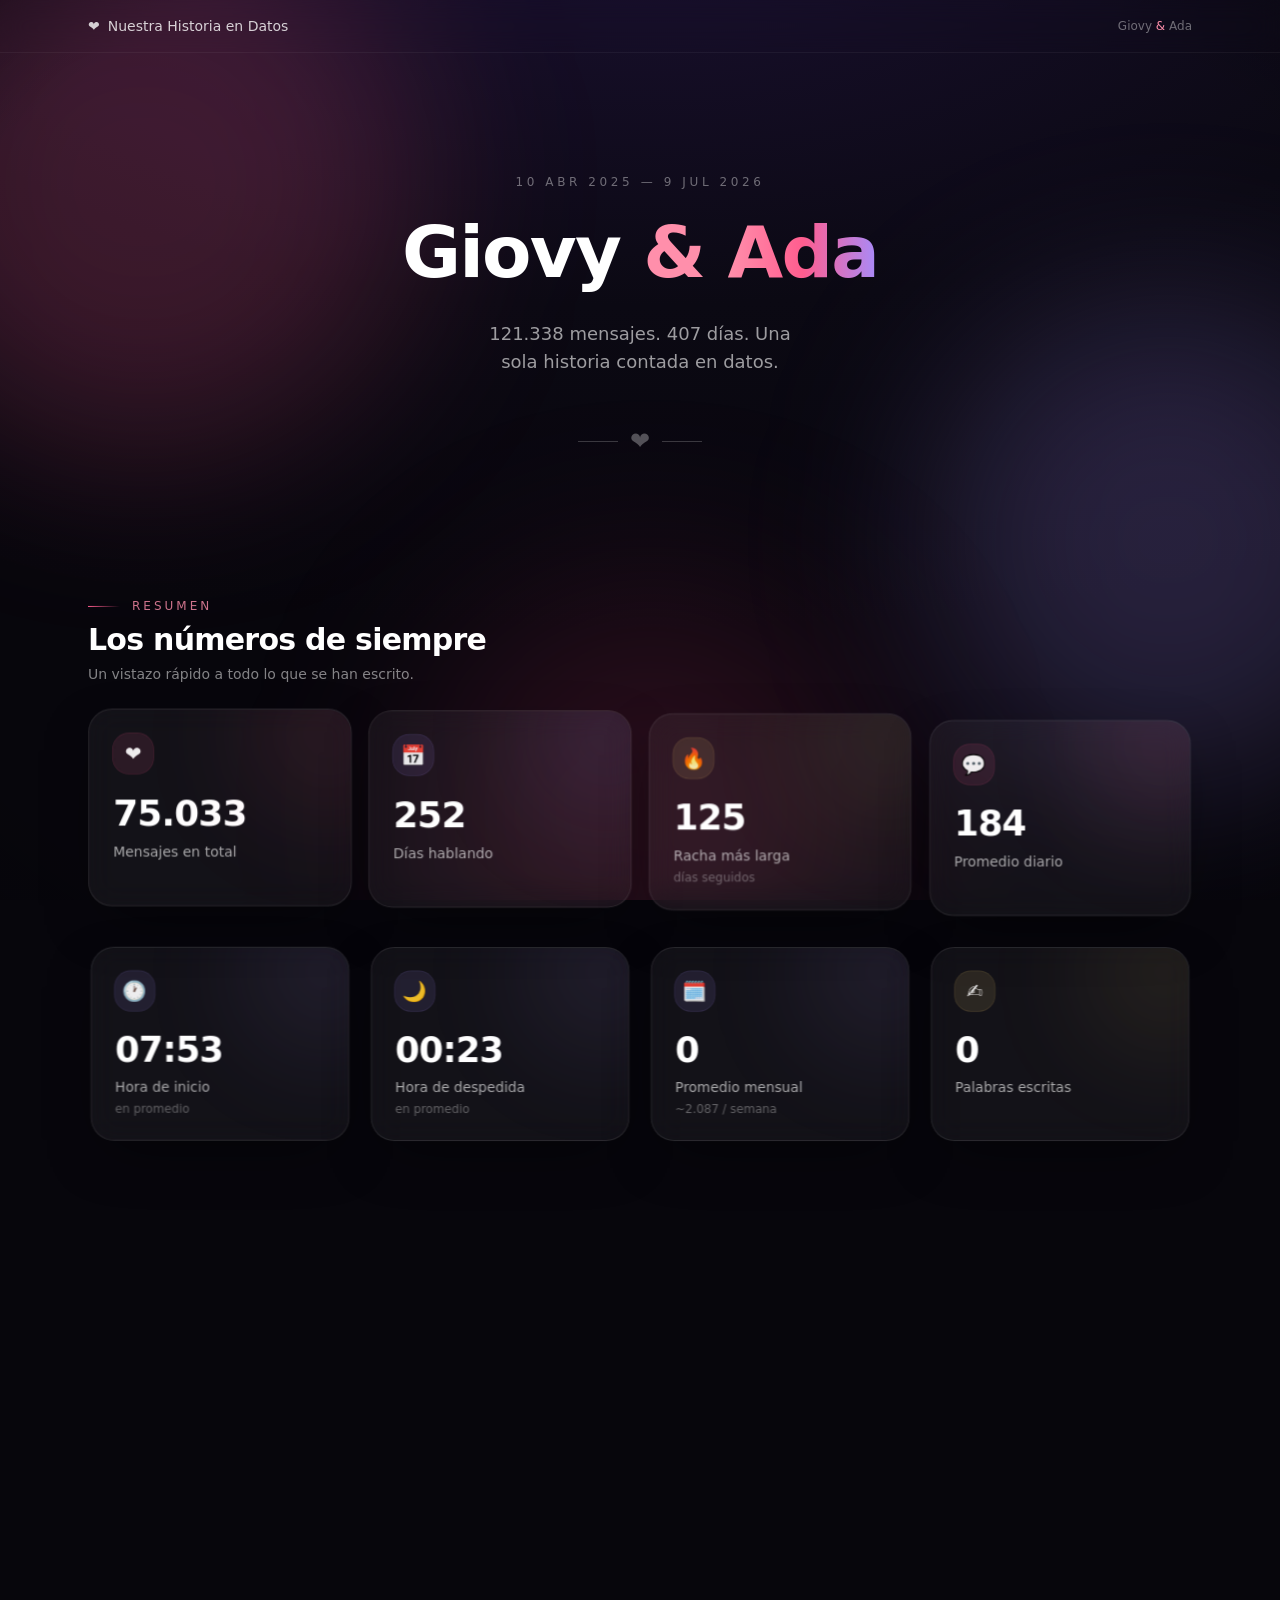
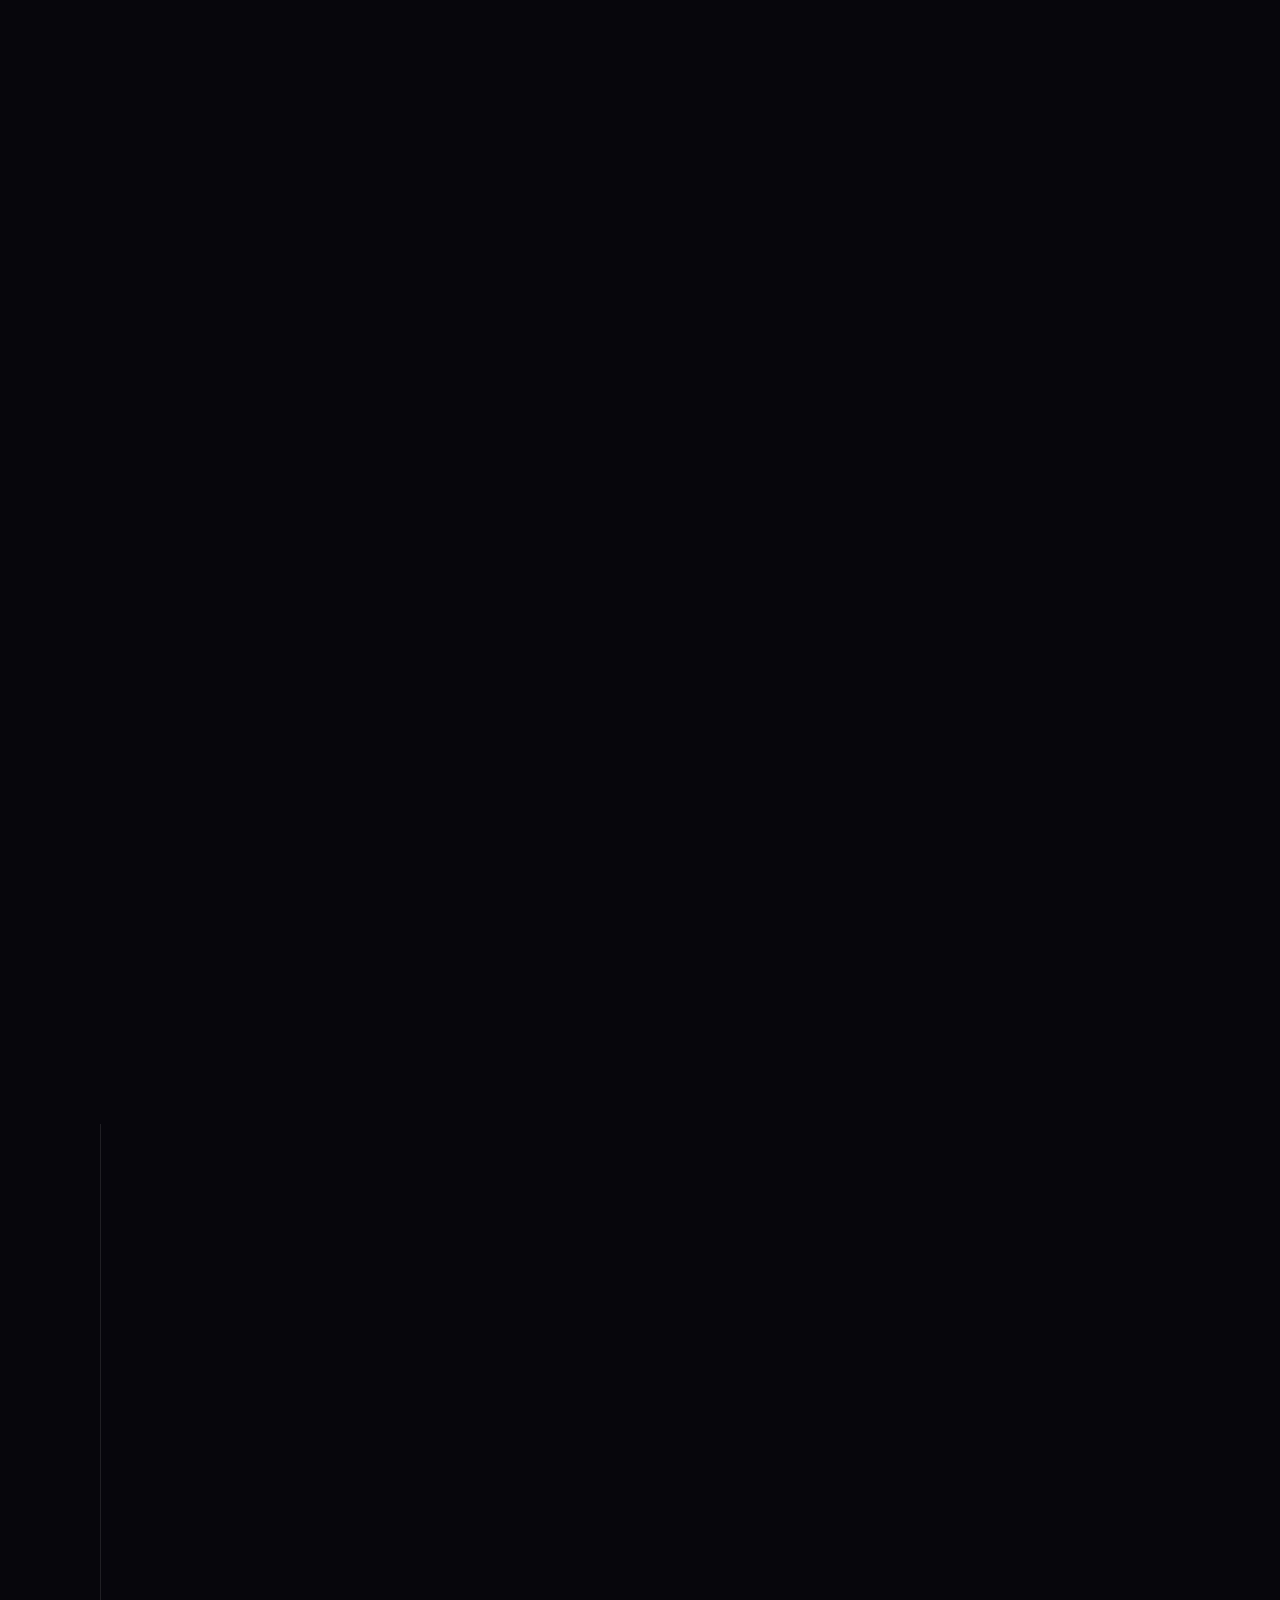
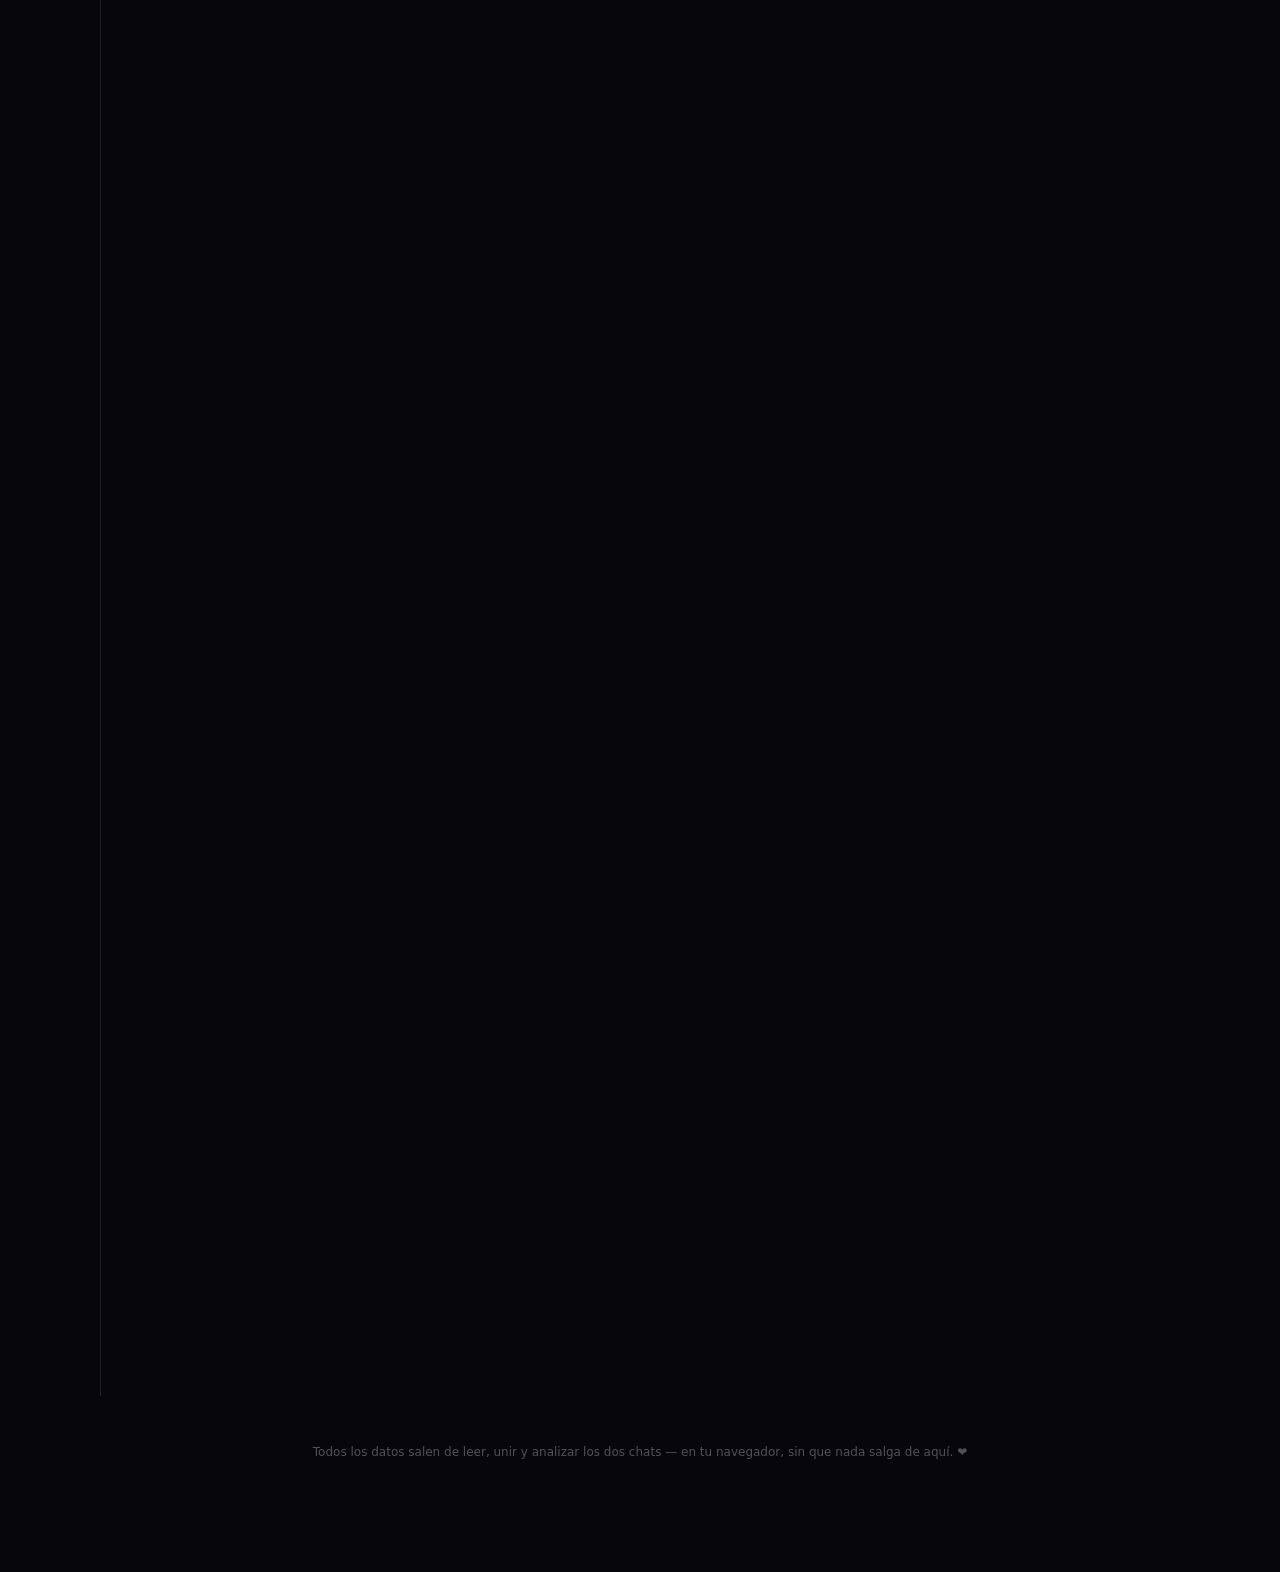
<file: estadisticas/index.html>
<!doctype html>
<html lang="es">
  <head>
    <meta charset="UTF-8" />
    <meta name="viewport" content="width=device-width, initial-scale=1.0" />
    <meta name="color-scheme" content="dark" />
    <title>Nuestra Historia en Datos ❤️</title>
    <meta
      name="description"
      content="Una experiencia interactiva construida con miles de mensajes."
    />
    <script type="module" crossorigin src="./assets/index-CaPYO4TH.js"></script>
    <link rel="stylesheet" crossorigin href="./assets/index-DR7-qA0E.css">
  </head>
  <body>
    <div id="root"></div>
  </body>
</html>
</file>
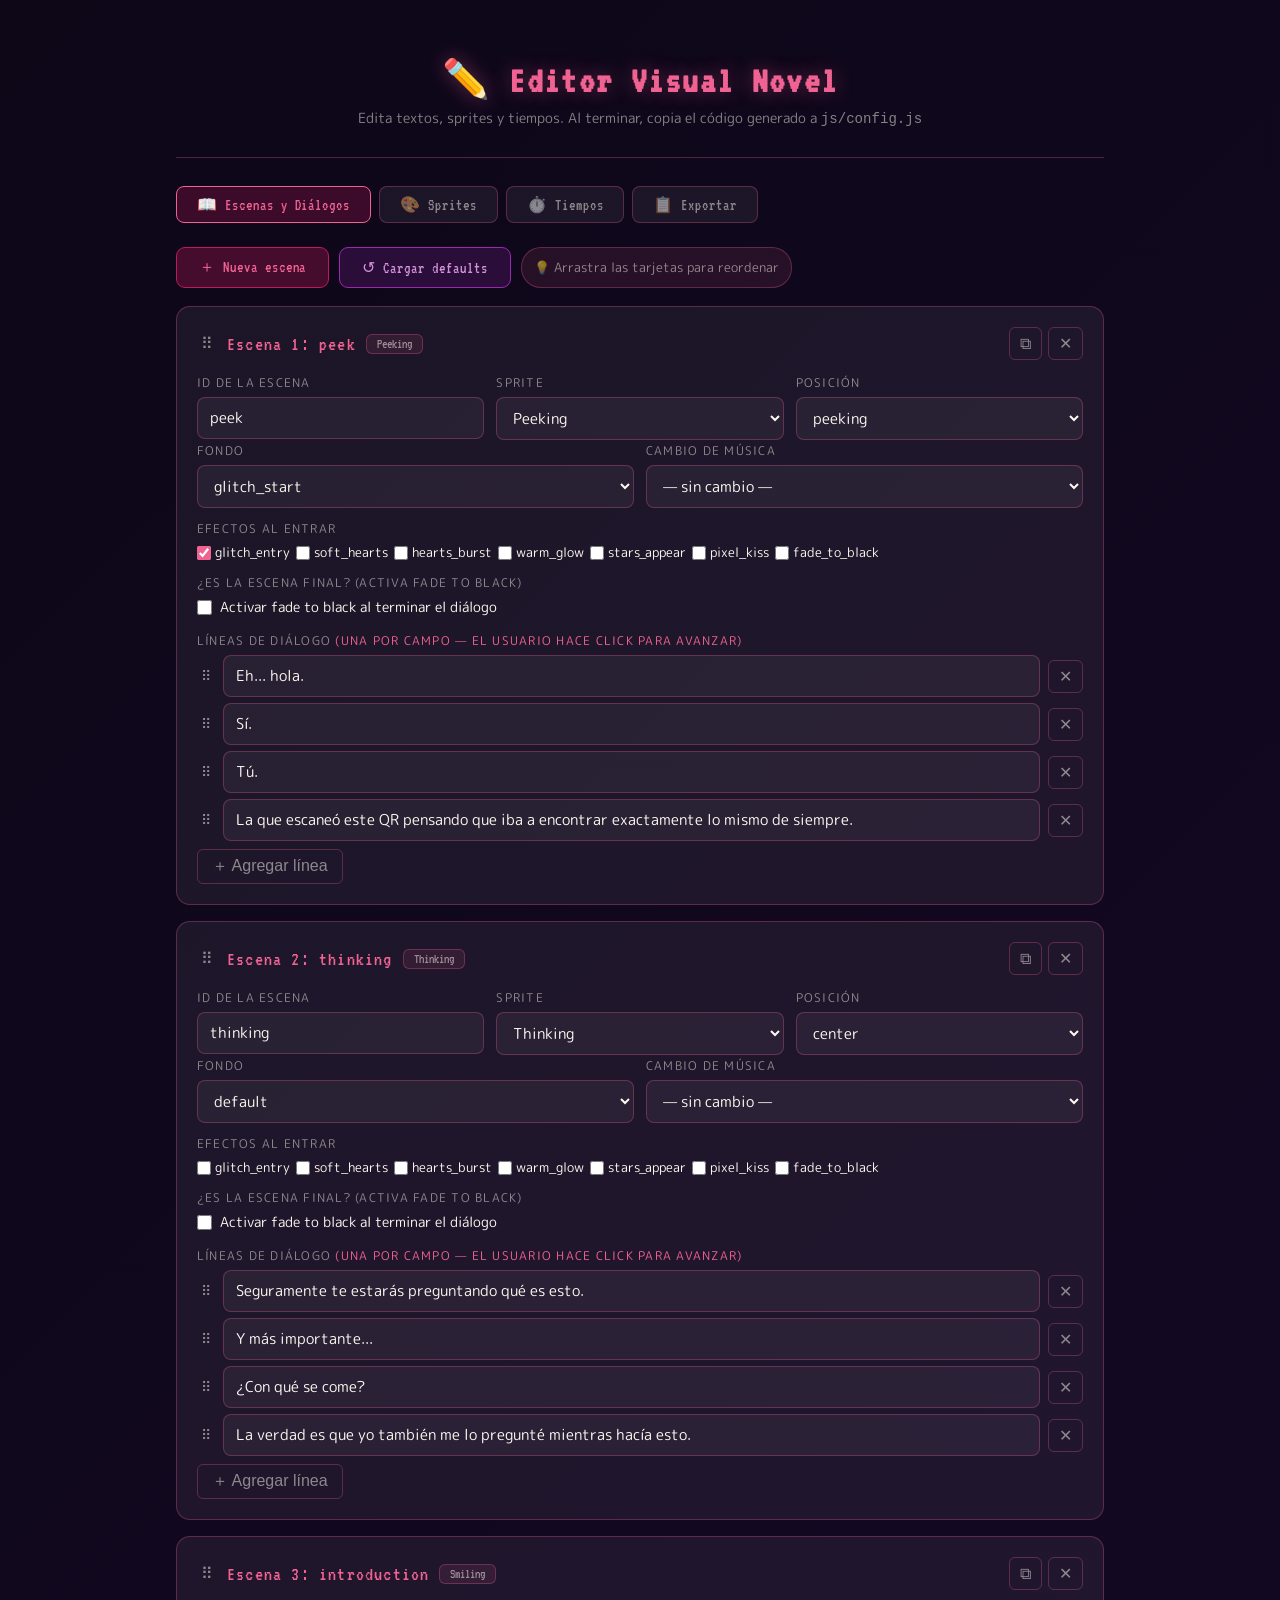
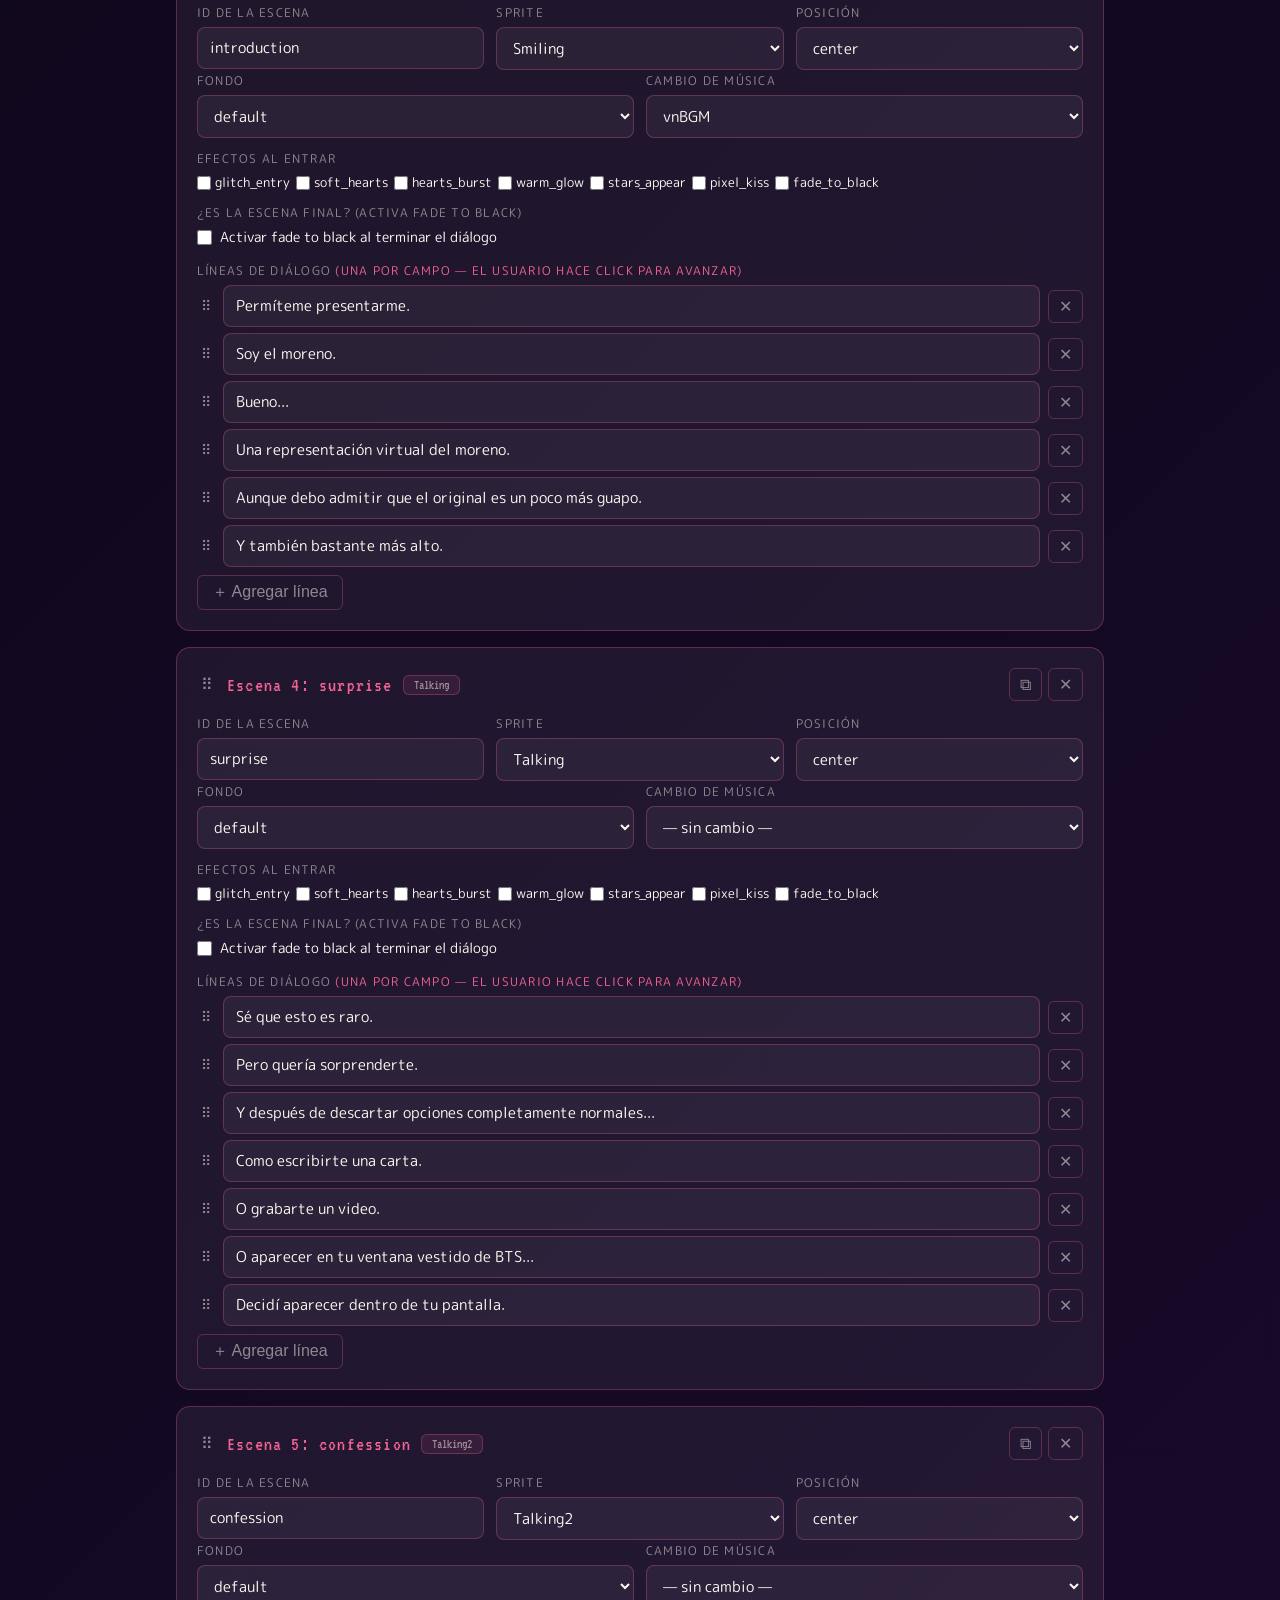
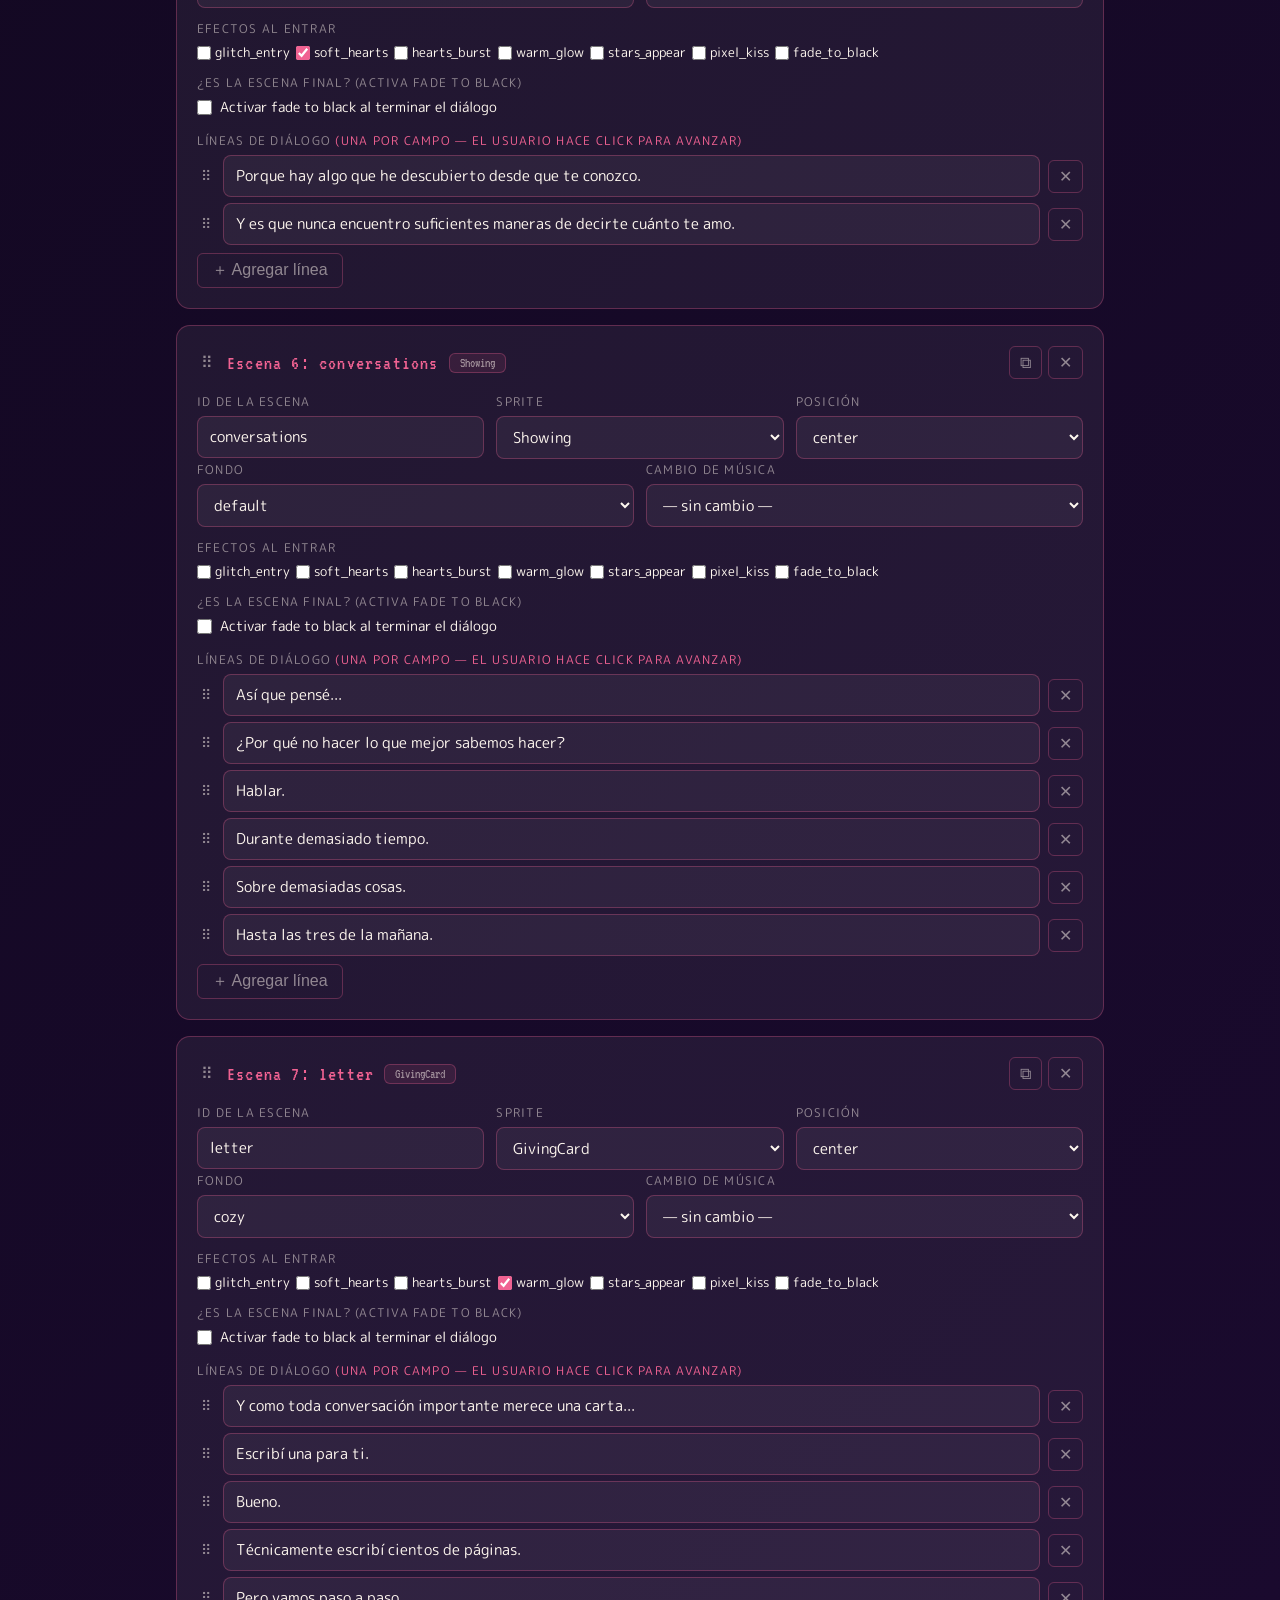
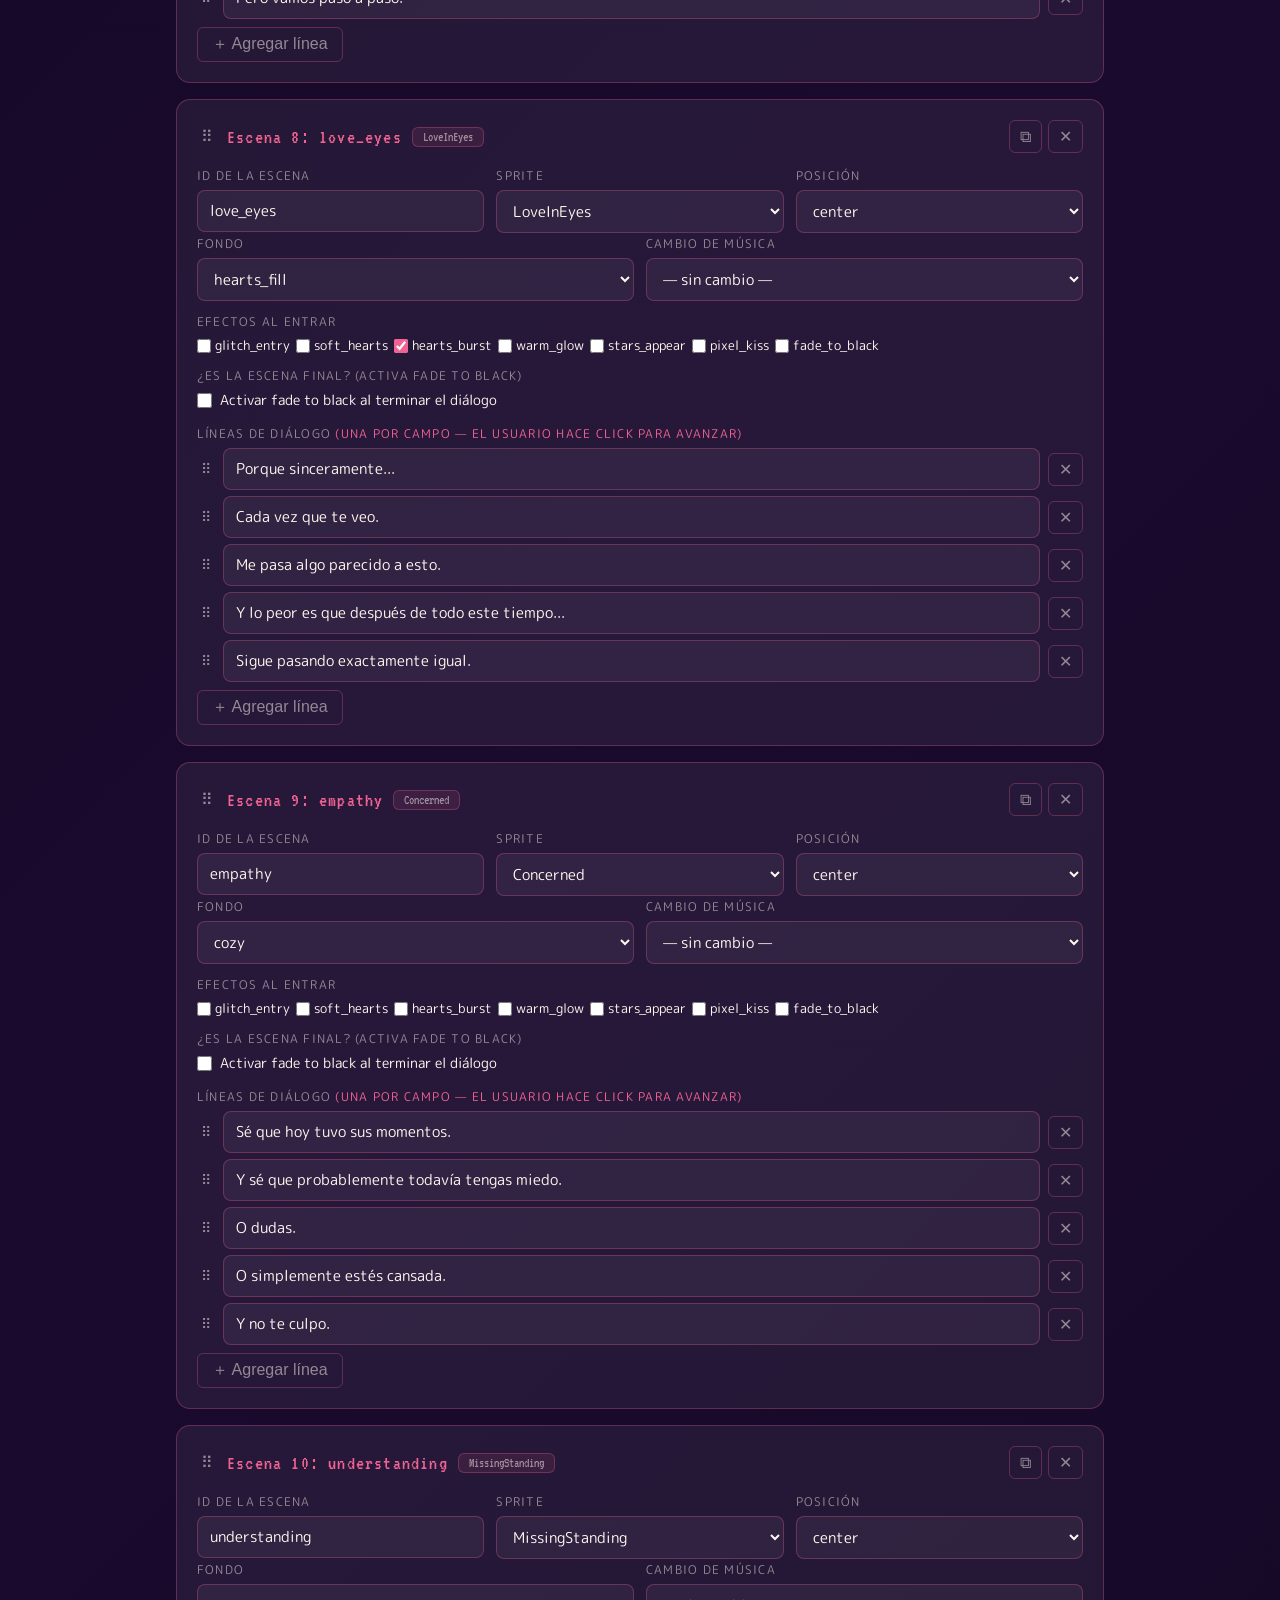
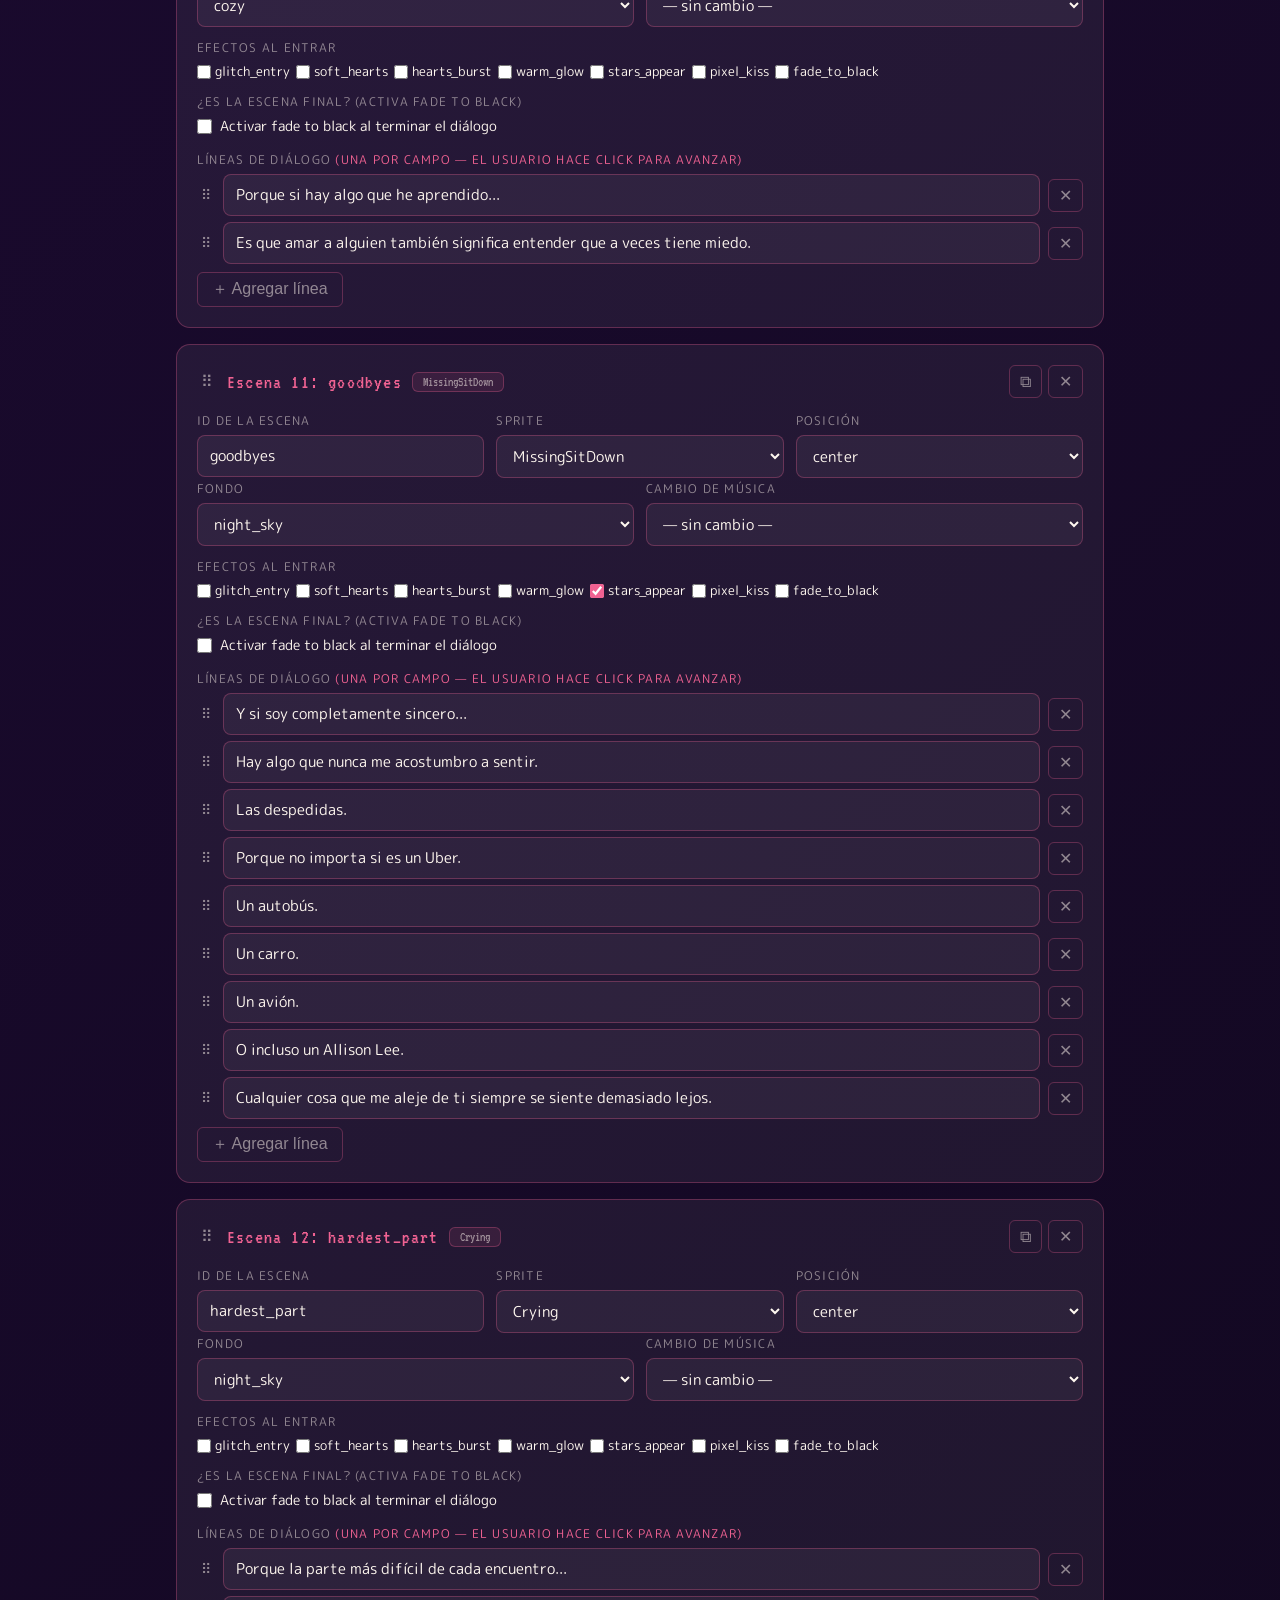
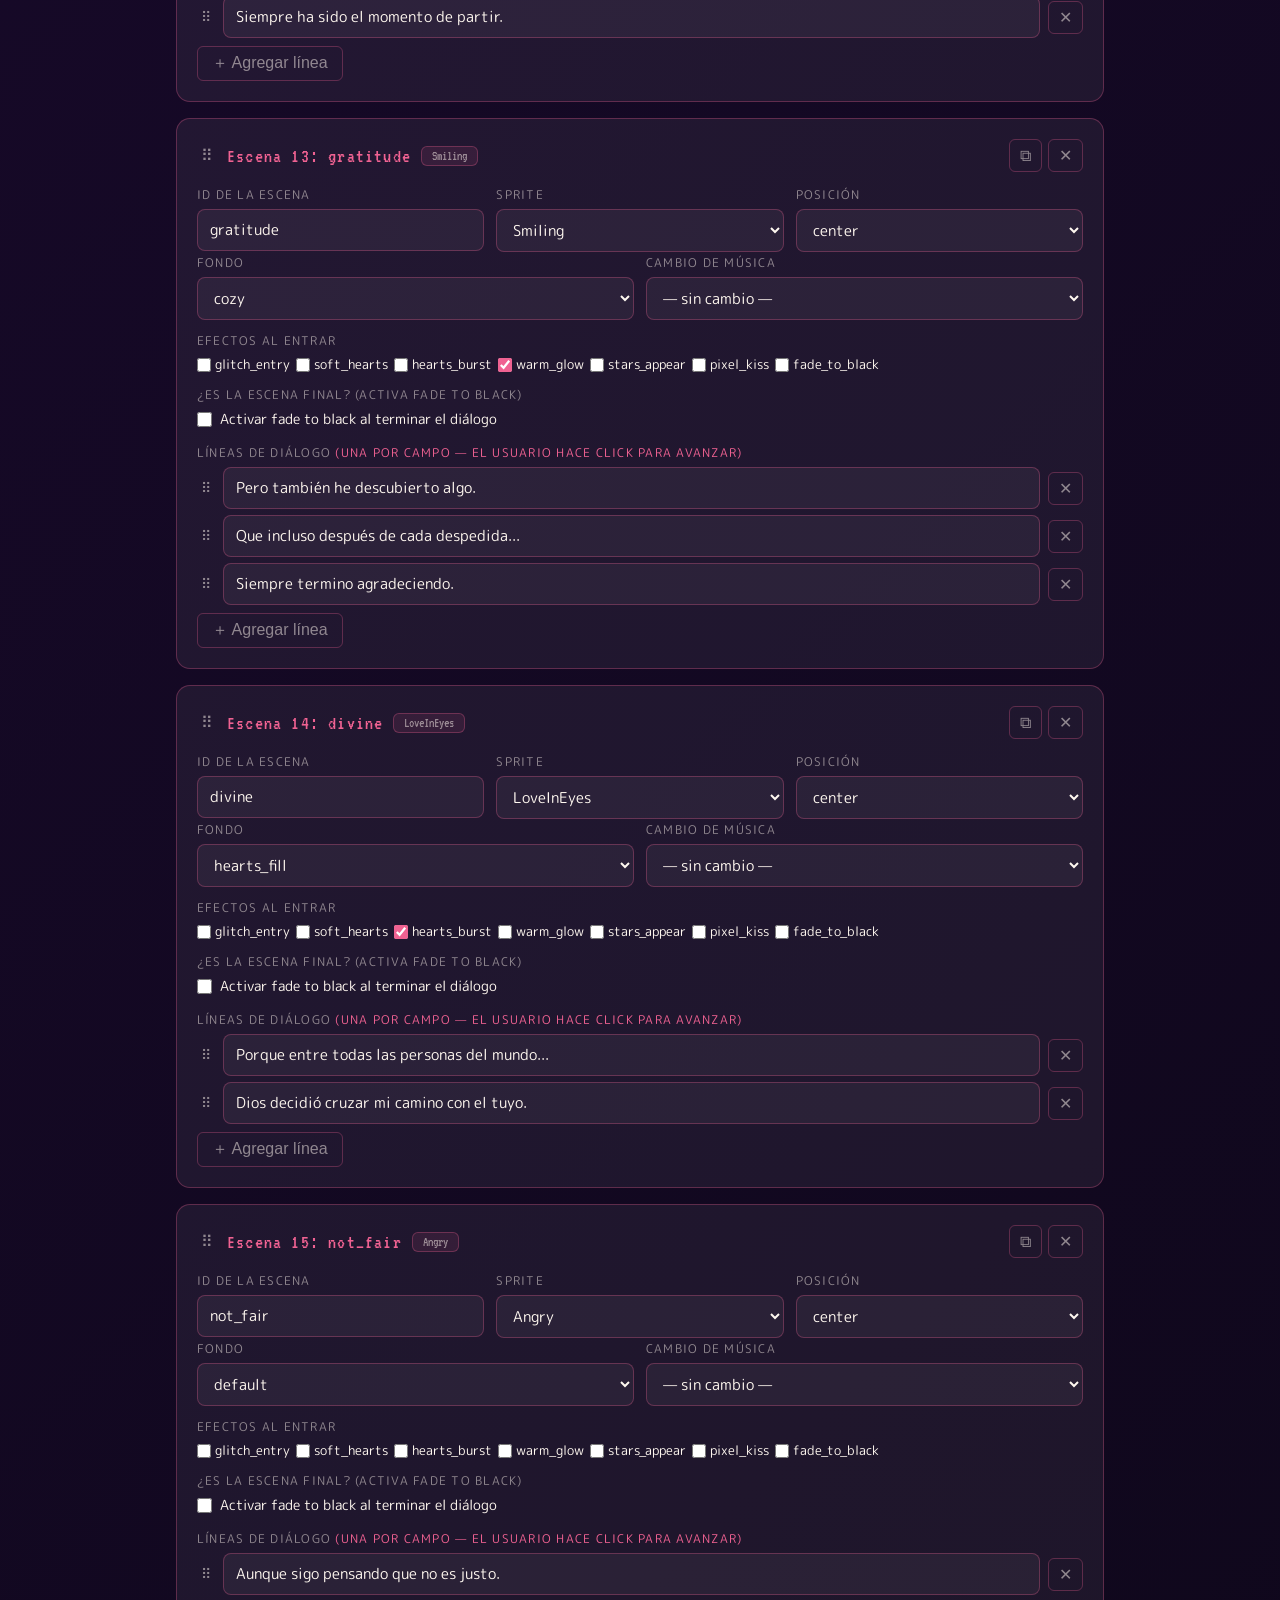
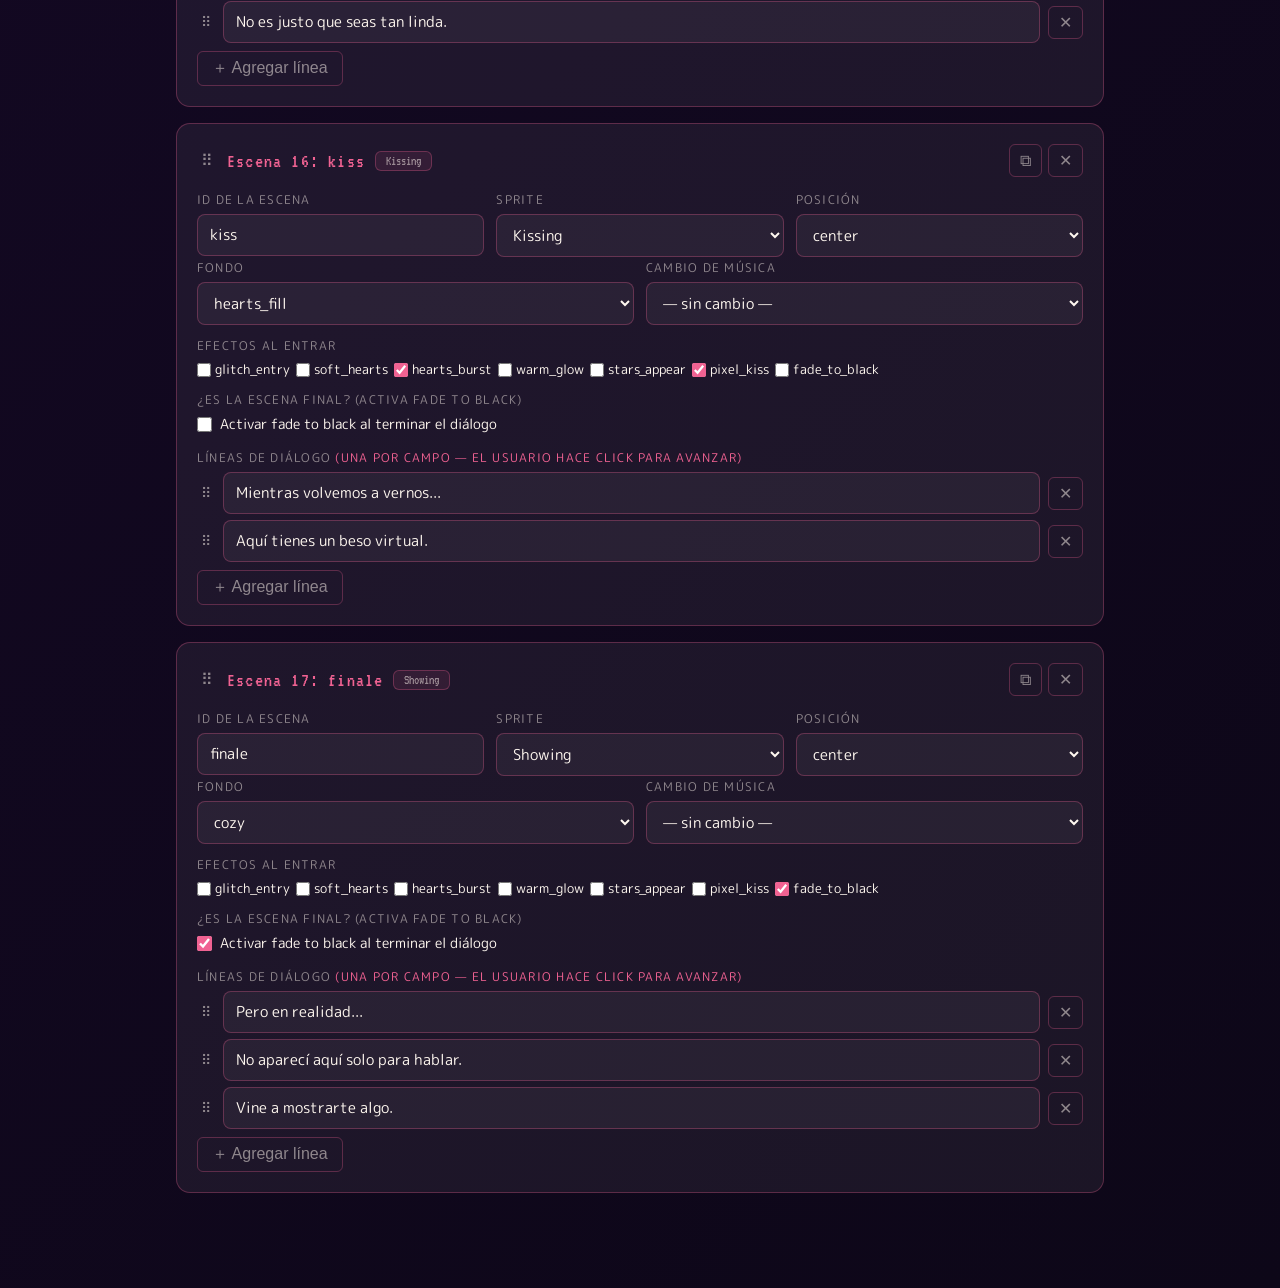
<file: editor.html>
<!DOCTYPE html>
<html lang="es">
<head>
  <meta charset="UTF-8"/>
  <meta name="viewport" content="width=device-width, initial-scale=1.0"/>
  <title>✏️ Editor de Escenas</title>
  <link href="https://fonts.googleapis.com/css2?family=VT323&family=M+PLUS+Rounded+1c:wght@400;700&display=swap" rel="stylesheet"/>
  <style>
    /* ── Reset & base ──────────────────────────────────── */
    *, *::before, *::after { box-sizing: border-box; margin: 0; padding: 0; }

    :root {
      --pink:      #f06292;
      --pink-dark: #c2185b;
      --purple:    #9c27b0;
      --dark:      #1a0a2e;
      --darker:    #0d0718;
      --card:      rgba(255,255,255,0.06);
      --border:    rgba(240,98,146,0.3);
      --text:      #fff8f0;
      --muted:     rgba(255,248,240,0.5);
      --font-px:   'VT323', monospace;
      --font-ui:   'M PLUS Rounded 1c', sans-serif;
    }

    html, body {
      width: 100%; min-height: 100vh;
      background: linear-gradient(135deg, #0d0718 0%, #1a0a2e 50%, #0d0718 100%);
      color: var(--text);
      font-family: var(--font-ui);
    }

    /* ── Layout ─────────────────────────────────────────── */
    .editor-wrap { max-width: 960px; margin: 0 auto; padding: 24px 16px 80px; }

    header {
      text-align: center;
      padding: 32px 0 28px;
      border-bottom: 1px solid var(--border);
      margin-bottom: 28px;
    }
    header h1 {
      font-family: var(--font-px);
      font-size: 2.4rem;
      color: var(--pink);
      text-shadow: 0 0 20px rgba(240,98,146,0.4);
      letter-spacing: 0.06em;
    }
    header p { color: var(--muted); font-size: 0.88rem; margin-top: 6px; }

    /* ── Tabs ────────────────────────────────────────────── */
    .tabs {
      display: flex; gap: 8px; margin-bottom: 24px; flex-wrap: wrap;
    }
    .tab-btn {
      font-family: var(--font-px); font-size: 1rem;
      padding: 8px 20px; border-radius: 8px; cursor: pointer;
      background: var(--card); border: 1px solid var(--border);
      color: var(--muted); transition: all 0.2s;
      letter-spacing: 0.06em;
    }
    .tab-btn:hover { color: var(--text); border-color: var(--pink); }
    .tab-btn.active {
      background: rgba(194,24,91,0.25); border-color: var(--pink);
      color: var(--pink);
    }

    .tab-panel { display: none; }
    .tab-panel.active { display: block; }

    /* ── Cards ───────────────────────────────────────────── */
    .card {
      background: var(--card);
      border: 1px solid var(--border);
      border-radius: 14px;
      padding: 20px;
      margin-bottom: 16px;
    }
    .card-header {
      display: flex; align-items: center; justify-content: space-between;
      margin-bottom: 14px; gap: 10px; flex-wrap: wrap;
    }
    .card-title {
      font-family: var(--font-px); font-size: 1.25rem; color: var(--pink);
      letter-spacing: 0.06em;
    }
    .card-index {
      font-family: var(--font-px); font-size: 0.85rem;
      color: var(--muted); background: rgba(240,98,146,0.1);
      border: 1px solid var(--border); border-radius: 6px;
      padding: 2px 10px;
    }

    /* ── Form elements ───────────────────────────────────── */
    label {
      display: block; font-size: 0.78rem; color: var(--muted);
      text-transform: uppercase; letter-spacing: 0.1em;
      margin-bottom: 5px; margin-top: 12px;
    }
    label:first-child { margin-top: 0; }

    input[type="text"], select, textarea {
      width: 100%; background: rgba(255,255,255,0.05);
      border: 1px solid var(--border); border-radius: 8px;
      color: var(--text); font-family: var(--font-ui); font-size: 0.92rem;
      padding: 9px 12px; transition: border-color 0.2s;
      resize: vertical;
    }
    input[type="text"]:focus, select:focus, textarea:focus {
      outline: none; border-color: var(--pink);
      box-shadow: 0 0 0 2px rgba(240,98,146,0.15);
    }
    select option { background: #1a0a2e; }
    textarea { min-height: 80px; line-height: 1.5; }

    /* ── Líneas de diálogo ───────────────────────────────── */
    .dialog-lines { display: flex; flex-direction: column; gap: 6px; }

    .dialog-line-row {
      display: flex; gap: 8px; align-items: center;
    }
    .dialog-line-row input {
      flex: 1; margin: 0;
    }
    .btn-icon {
      background: none; border: 1px solid var(--border); border-radius: 6px;
      color: var(--muted); cursor: pointer; padding: 6px 10px;
      font-size: 1rem; transition: all 0.2s; white-space: nowrap;
      flex-shrink: 0;
    }
    .btn-icon:hover { border-color: var(--pink); color: var(--pink); }
    .btn-icon.danger:hover { border-color: #e53935; color: #e53935; }

    /* ── Botones principales ─────────────────────────────── */
    .btn {
      font-family: var(--font-px); font-size: 1rem; letter-spacing: 0.06em;
      padding: 9px 22px; border-radius: 9px; cursor: pointer;
      border: 1.5px solid; transition: all 0.2s;
    }
    .btn-primary {
      background: rgba(194,24,91,0.3); border-color: var(--pink-dark);
      color: var(--pink);
    }
    .btn-primary:hover { background: rgba(194,24,91,0.5); }

    .btn-secondary {
      background: rgba(156,39,176,0.2); border-color: var(--purple);
      color: #ce93d8;
    }
    .btn-secondary:hover { background: rgba(156,39,176,0.35); }

    .btn-success {
      background: rgba(46,125,50,0.3); border-color: #4caf50;
      color: #a5d6a7;
    }
    .btn-success:hover { background: rgba(46,125,50,0.5); }

    .btn-danger {
      background: rgba(183,28,28,0.2); border-color: #e53935;
      color: #ef9a9a;
    }
    .btn-danger:hover { background: rgba(183,28,28,0.4); }

    .actions-bar {
      display: flex; gap: 10px; flex-wrap: wrap; margin-top: 18px;
    }

    /* ── Sprites grid ────────────────────────────────────── */
    .sprites-grid {
      display: grid; grid-template-columns: repeat(auto-fill, minmax(200px,1fr));
      gap: 12px;
    }
    .sprite-card {
      background: var(--card); border: 1px solid var(--border); border-radius: 10px;
      padding: 14px; display: flex; flex-direction: column; gap: 8px;
    }
    .sprite-preview {
      width: 100%; height: 100px; object-fit: contain; border-radius: 6px;
      background: rgba(255,255,255,0.03); image-rendering: pixelated;
    }
    .sprite-preview-placeholder {
      width: 100%; height: 100px; border-radius: 6px;
      background: rgba(240,98,146,0.06); border: 1px dashed var(--border);
      display: flex; align-items: center; justify-content: center;
      font-size: 2.2rem;
    }
    .sprite-key {
      font-family: var(--font-px); font-size: 0.95rem; color: var(--pink);
    }

    /* ── Output ──────────────────────────────────────────── */
    .output-box {
      background: rgba(0,0,0,0.5); border: 1px solid var(--border);
      border-radius: 10px; padding: 16px; font-family: monospace;
      font-size: 0.8rem; color: #a5d6a7; white-space: pre-wrap;
      max-height: 420px; overflow-y: auto; line-height: 1.5;
    }

    /* ── Badge info ──────────────────────────────────────── */
    .info-badge {
      display: inline-flex; align-items: center; gap: 6px;
      background: rgba(240,98,146,0.1); border: 1px solid var(--border);
      border-radius: 20px; padding: 4px 12px;
      font-size: 0.8rem; color: var(--muted);
    }

    /* ── Toast ───────────────────────────────────────────── */
    #toast {
      position: fixed; bottom: 24px; left: 50%; transform: translateX(-50%);
      background: rgba(46,125,50,0.9); color: white;
      font-family: var(--font-px); font-size: 1rem; letter-spacing: 0.05em;
      padding: 10px 24px; border-radius: 10px;
      border: 1px solid #4caf50;
      opacity: 0; transition: opacity 0.3s; pointer-events: none;
      z-index: 1000; white-space: nowrap;
    }
    #toast.visible { opacity: 1; }

    /* ── Drag handle ─────────────────────────────────────── */
    .drag-handle {
      cursor: grab; color: var(--muted); font-size: 1rem; padding: 4px;
      user-select: none;
    }
    .drag-handle:active { cursor: grabbing; }

    /* ── Section dividers ────────────────────────────────── */
    .section-title {
      font-family: var(--font-px); font-size: 1.5rem;
      color: var(--pink); margin: 24px 0 14px;
      border-bottom: 1px solid var(--border); padding-bottom: 8px;
      letter-spacing: 0.06em;
    }

    /* ── Timing inputs ───────────────────────────────────── */
    .timing-grid {
      display: grid; grid-template-columns: 1fr 1fr; gap: 14px;
    }
    @media (max-width: 540px) { .timing-grid { grid-template-columns: 1fr; } }

    input[type="range"] {
      width: 100%; accent-color: var(--pink); margin-top: 4px;
    }
    .range-value {
      font-family: var(--font-px); color: var(--pink); font-size: 1rem;
    }

    hr { border: none; border-top: 1px solid var(--border); margin: 20px 0; }

    .scene-collapsed .scene-body { display: none; }
    .collapse-btn { background: none; border: none; cursor: pointer; font-size: 1.1rem; }
  </style>
</head>
<body>

<div class="editor-wrap">

  <header>
    <h1>✏️ Editor Visual Novel</h1>
    <p>Edita textos, sprites y tiempos. Al terminar, copia el código generado a <code>js/config.js</code></p>
  </header>

  <!-- ── Tabs ─────────────────────────────────────────── -->
  <div class="tabs">
    <button class="tab-btn active" onclick="switchTab('scenes')">📖 Escenas y Diálogos</button>
    <button class="tab-btn" onclick="switchTab('sprites')">🎨 Sprites</button>
    <button class="tab-btn" onclick="switchTab('timing')">⏱️ Tiempos</button>
    <button class="tab-btn" onclick="switchTab('export')">📋 Exportar</button>
  </div>

  <!-- ═══════════════════════════════════════════════════
       TAB: ESCENAS Y DIÁLOGOS
  ═══════════════════════════════════════════════════ -->
  <div id="tab-scenes" class="tab-panel active">

    <div class="actions-bar" style="margin-bottom:18px">
      <button class="btn btn-primary" onclick="addScene()">＋ Nueva escena</button>
      <button class="btn btn-secondary" onclick="loadDefaults()">↺ Cargar defaults</button>
      <span class="info-badge">💡 Arrastra las tarjetas para reordenar</span>
    </div>

    <div id="scenes-container"></div>

  </div>

  <!-- ═══════════════════════════════════════════════════
       TAB: SPRITES
  ═══════════════════════════════════════════════════ -->
  <div id="tab-sprites" class="tab-panel">

    <div class="actions-bar" style="margin-bottom:18px">
      <button class="btn btn-primary" onclick="addSprite()">＋ Agregar sprite</button>
    </div>

    <p style="color:var(--muted);font-size:0.85rem;margin-bottom:18px">
      📁 Pon tus imágenes en <code>assets/sprites/</code> y escribe aquí el nombre del archivo.
      Los sprites con ✅ tienen imagen configurada; los ❌ usan el placeholder automático.
    </p>

    <div id="sprites-container" class="sprites-grid"></div>

  </div>

  <!-- ═══════════════════════════════════════════════════
       TAB: TIEMPOS
  ═══════════════════════════════════════════════════ -->
  <div id="tab-timing" class="tab-panel">

    <p style="color:var(--muted);font-size:0.85rem;margin-bottom:20px">
      Ajusta los tiempos de toda la experiencia sin tocar código.
    </p>

    <div class="timing-grid" id="timing-container"></div>

  </div>

  <!-- ═══════════════════════════════════════════════════
       TAB: EXPORTAR
  ═══════════════════════════════════════════════════ -->
  <div id="tab-export" class="tab-panel">

    <p style="color:var(--muted);font-size:0.85rem;margin-bottom:14px">
      Copia este código y reemplaza el contenido de <code>js/config.js</code> con él.
    </p>

    <div class="actions-bar" style="margin-bottom:14px">
      <button class="btn btn-success" onclick="generateAndCopy()">📋 Copiar al portapapeles</button>
      <button class="btn btn-primary" onclick="generateCode()">🔄 Regenerar</button>
      <button class="btn btn-secondary" onclick="downloadConfig()">⬇️ Descargar config.js</button>
    </div>

    <div id="output-box" class="output-box">— Haz click en "Regenerar" para ver el código —</div>

  </div>

</div>

<!-- Toast de confirmación -->
<div id="toast">✅ ¡Copiado!</div>

<script>
/* ================================================================
   EDITOR STATE
   Toda la data del editor vive aquí.
================================================================ */

// ── Sprites configurables ───────────────────────────────────────
let SPRITES = {
  Smiling:         "assets/sprites/Smiling_Me.png",
  Thinking:        "assets/sprites/Thinking_Me.png",
  Talking:         "assets/sprites/Talking_Me.png",
  Crying:          "assets/sprites/Crying_Me.png",
  GivingCard:      "assets/sprites/Card_Me.png",
  LoveInEyes:      "assets/sprites/InLove_Me.png",
  Kissing:         "assets/sprites/Kissing_Me.png",
  Peeking:         "assets/sprites/Peeking_Me.png",
  MissingSitDown:  "assets/sprites/Missing_Me.png",
  Angry:           "assets/sprites/Angry_Me.png",
  TalkingOnSide:   "assets/sprites/TalkingOnSide_Me.png",
  Concerned:       "assets/sprites/Concerned_Me.png",
  Singing:         "assets/sprites/Singing_Me.png",
  MissingStanding: "assets/sprites/MissingStand_Me.png",
  Talking2:        "assets/sprites/Talking2_Me.png",
  Showing:         "assets/sprites/Showing_Me.png",
};

// Emoji de placeholder por sprite
const SPRITE_EMOJIS = {
  Smiling:'😊', Thinking:'🤔', Talking:'😮', Crying:'😢',
  GivingCard:'💌', LoveInEyes:'😍', Kissing:'😘', Peeking:'👀',
  MissingSitDown:'😔', Angry:'😤', TalkingOnSide:'😏', Concerned:'😟',
  Singing:'🎵', MissingStanding:'🥺', Talking2:'💬', Showing:'🫶',
};

// ── Tiempos ──────────────────────────────────────────────────────
let TIMING = {
  initialDelay:            { value: 7000,  label: "Espera antes del glitch",       min: 1000, max: 20000, step: 500,  unit: "ms" },
  typewriterSpeed:         { value: 42,    label: "Velocidad del texto",           min: 10,   max: 150,   step: 1,    unit: "ms/char" },
  pauseAfterPunctuation:   { value: 320,   label: "Pausa en puntuación (. ! ?)",   min: 0,    max: 1000,  step: 10,   unit: "ms" },
  glitchDuration:          { value: 400,   label: "Duración del glitch",           min: 100,  max: 1500,  step: 50,   unit: "ms" },
  freezeDuration:          { value: 800,   label: "Freeze de pantalla",            min: 100,  max: 3000,  step: 100,  unit: "ms" },
  characterEnterDelay:     { value: 600,   label: "Espera antes de que aparezca el personaje", min:100, max:3000, step:100, unit:"ms"},
  musicFadeDuration:       { value: 1200,  label: "Fade de música",                min: 300,  max: 5000,  step: 100,  unit: "ms" },
  spriteTransitionDuration:{ value: 400,   label: "Transición entre sprites",      min: 100,  max: 1500,  step: 50,   unit: "ms" },
  pauseAfterLine:          { value: 500,   label: "Pausa al terminar una línea",   min: 0,    max: 2000,  step: 50,   unit: "ms" },
};

// ── Escenas ──────────────────────────────────────────────────────
let SCENES = [];

const SPRITE_KEYS = () => Object.keys(SPRITES);
const BACKGROUNDS = ['default','cozy','night_sky','hearts_fill','glitch_start'];
const POSITIONS   = ['center','left','right','peeking'];
const EFFECTS_OPTS= ['','glitch_entry','soft_hearts','hearts_burst','warm_glow','stars_appear','pixel_kiss','fade_to_black'];

function defaultScenes() {
  return [
    { id:'peek',         sprite:'Peeking',        bg:'glitch_start', pos:'peeking', effects:['glitch_entry'], musicShift:'',      isFinal:false,
      lines:["Eh... hola.","Sí.","Tú.","La que escaneó este QR pensando que iba a encontrar exactamente lo mismo de siempre."] },
    { id:'thinking',     sprite:'Thinking',       bg:'default',      pos:'center',  effects:[],               musicShift:'',      isFinal:false,
      lines:["Seguramente te estarás preguntando qué es esto.","Y más importante...","¿Con qué se come?","La verdad es que yo también me lo pregunté mientras hacía esto."] },
    { id:'introduction', sprite:'Smiling',        bg:'default',      pos:'center',  effects:[],               musicShift:'vnBGM', isFinal:false,
      lines:["Permíteme presentarme.","Soy el moreno.","Bueno...","Una representación virtual del moreno.","Aunque debo admitir que el original es un poco más guapo.","Y también bastante más alto."] },
    { id:'surprise',     sprite:'Talking',        bg:'default',      pos:'center',  effects:[],               musicShift:'',      isFinal:false,
      lines:["Sé que esto es raro.","Pero quería sorprenderte.","Y después de descartar opciones completamente normales...","Como escribirte una carta.","O grabarte un video.","O aparecer en tu ventana vestido de BTS...","Decidí aparecer dentro de tu pantalla."] },
    { id:'confession',   sprite:'Talking2',       bg:'default',      pos:'center',  effects:['soft_hearts'],  musicShift:'',      isFinal:false,
      lines:["Porque hay algo que he descubierto desde que te conozco.","Y es que nunca encuentro suficientes maneras de decirte cuánto te amo."] },
    { id:'conversations',sprite:'Showing',        bg:'default',      pos:'center',  effects:[],               musicShift:'',      isFinal:false,
      lines:["Así que pensé...","¿Por qué no hacer lo que mejor sabemos hacer?","Hablar.","Durante demasiado tiempo.","Sobre demasiadas cosas.","Hasta las tres de la mañana."] },
    { id:'letter',       sprite:'GivingCard',     bg:'cozy',         pos:'center',  effects:['warm_glow'],    musicShift:'',      isFinal:false,
      lines:["Y como toda conversación importante merece una carta...","Escribí una para ti.","Bueno.","Técnicamente escribí cientos de páginas.","Pero vamos paso a paso."] },
    { id:'love_eyes',    sprite:'LoveInEyes',     bg:'hearts_fill',  pos:'center',  effects:['hearts_burst'], musicShift:'',      isFinal:false,
      lines:["Porque sinceramente...","Cada vez que te veo.","Me pasa algo parecido a esto.","Y lo peor es que después de todo este tiempo...","Sigue pasando exactamente igual."] },
    { id:'empathy',      sprite:'Concerned',      bg:'cozy',         pos:'center',  effects:[],               musicShift:'',      isFinal:false,
      lines:["Sé que hoy tuvo sus momentos.","Y sé que probablemente todavía tengas miedo.","O dudas.","O simplemente estés cansada.","Y no te culpo."] },
    { id:'understanding',sprite:'MissingStanding',bg:'cozy',         pos:'center',  effects:[],               musicShift:'',      isFinal:false,
      lines:["Porque si hay algo que he aprendido...","Es que amar a alguien también significa entender que a veces tiene miedo."] },
    { id:'goodbyes',     sprite:'MissingSitDown', bg:'night_sky',    pos:'center',  effects:['stars_appear'], musicShift:'',      isFinal:false,
      lines:["Y si soy completamente sincero...","Hay algo que nunca me acostumbro a sentir.","Las despedidas.","Porque no importa si es un Uber.","Un autobús.","Un carro.","Un avión.","O incluso un Allison Lee.","Cualquier cosa que me aleje de ti siempre se siente demasiado lejos."] },
    { id:'hardest_part', sprite:'Crying',         bg:'night_sky',    pos:'center',  effects:[],               musicShift:'',      isFinal:false,
      lines:["Porque la parte más difícil de cada encuentro...","Siempre ha sido el momento de partir."] },
    { id:'gratitude',    sprite:'Smiling',        bg:'cozy',         pos:'center',  effects:['warm_glow'],    musicShift:'',      isFinal:false,
      lines:["Pero también he descubierto algo.","Que incluso después de cada despedida...","Siempre termino agradeciendo."] },
    { id:'divine',       sprite:'LoveInEyes',     bg:'hearts_fill',  pos:'center',  effects:['hearts_burst'], musicShift:'',      isFinal:false,
      lines:["Porque entre todas las personas del mundo...","Dios decidió cruzar mi camino con el tuyo."] },
    { id:'not_fair',     sprite:'Angry',          bg:'default',      pos:'center',  effects:[],               musicShift:'',      isFinal:false,
      lines:["Aunque sigo pensando que no es justo.","No es justo que seas tan linda."] },
    { id:'kiss',         sprite:'Kissing',        bg:'hearts_fill',  pos:'center',  effects:['hearts_burst','pixel_kiss'], musicShift:'', isFinal:false,
      lines:["Mientras volvemos a vernos...","Aquí tienes un beso virtual."] },
    { id:'finale',       sprite:'Showing',        bg:'cozy',         pos:'center',  effects:['fade_to_black'],musicShift:'',      isFinal:true,
      lines:["Pero en realidad...","No aparecí aquí solo para hablar.","Vine a mostrarte algo."] },
  ];
}

/* ================================================================
   RENDER FUNCTIONS
================================================================ */

function renderScenes() {
  const container = document.getElementById('scenes-container');
  container.innerHTML = '';
  SCENES.forEach((scene, i) => renderSceneCard(container, scene, i));
}

function renderSceneCard(container, scene, index) {
  const card = document.createElement('div');
  card.className = 'card';
  card.dataset.index = index;
  card.draggable = true;

  card.innerHTML = `
    <div class="card-header">
      <span class="drag-handle">⠿</span>
      <span class="card-title">Escena ${index + 1}: ${scene.id}</span>
      <span class="card-index">${scene.sprite || '—'}</span>
      <div style="display:flex;gap:6px;margin-left:auto">
        <button class="btn-icon" onclick="duplicateScene(${index})" title="Duplicar">⧉</button>
        <button class="btn-icon danger" onclick="deleteScene(${index})" title="Eliminar">✕</button>
      </div>
    </div>
    <div class="scene-body">
      <div style="display:grid;grid-template-columns:1fr 1fr 1fr;gap:12px">
        <div>
          <label>ID de la escena</label>
          <input type="text" value="${scene.id}" oninput="updateScene(${index},'id',this.value)" placeholder="mi_escena"/>
        </div>
        <div>
          <label>Sprite</label>
          <select onchange="updateScene(${index},'sprite',this.value)">
            ${SPRITE_KEYS().map(k=>`<option value="${k}" ${scene.sprite===k?'selected':''}>${k}</option>`).join('')}
          </select>
        </div>
        <div>
          <label>Posición</label>
          <select onchange="updateScene(${index},'pos',this.value)">
            ${POSITIONS.map(p=>`<option value="${p}" ${scene.pos===p?'selected':''}>${p}</option>`).join('')}
          </select>
        </div>
      </div>

      <div style="display:grid;grid-template-columns:1fr 1fr;gap:12px;margin-top:2px">
        <div>
          <label>Fondo</label>
          <select onchange="updateScene(${index},'bg',this.value)">
            ${BACKGROUNDS.map(b=>`<option value="${b}" ${scene.bg===b?'selected':''}>${b}</option>`).join('')}
          </select>
        </div>
        <div>
          <label>Cambio de música</label>
          <select onchange="updateScene(${index},'musicShift',this.value)">
            <option value="" ${!scene.musicShift?'selected':''}>— sin cambio —</option>
            <option value="birthdayBGM" ${scene.musicShift==='birthdayBGM'?'selected':''}>birthdayBGM</option>
            <option value="vnBGM" ${scene.musicShift==='vnBGM'?'selected':''}>vnBGM</option>
          </select>
        </div>
      </div>

      <div style="margin-top:12px">
        <label>Efectos al entrar</label>
        <div style="display:flex;flex-wrap:wrap;gap:6px;margin-top:4px">
          ${EFFECTS_OPTS.filter(e=>e).map(e => `
            <label style="display:flex;align-items:center;gap:4px;margin:0;text-transform:none;letter-spacing:0;font-size:0.82rem;color:var(--text);cursor:pointer">
              <input type="checkbox" value="${e}"
                ${(scene.effects||[]).includes(e)?'checked':''}
                onchange="toggleEffect(${index},'${e}',this.checked)"
                style="accent-color:var(--pink);width:14px;height:14px"/>
              ${e}
            </label>
          `).join('')}
        </div>
      </div>

      <div style="margin-top:12px">
        <label>¿Es la escena final? (activa fade to black)</label>
        <label style="display:flex;align-items:center;gap:8px;margin-top:4px;font-size:0.9rem;color:var(--text);text-transform:none;letter-spacing:0;cursor:pointer">
          <input type="checkbox" ${scene.isFinal?'checked':''}
            onchange="updateScene(${index},'isFinal',this.checked)"
            style="accent-color:var(--pink);width:15px;height:15px"/>
          Activar fade to black al terminar el diálogo
        </label>
      </div>

      <div style="margin-top:14px">
        <label>Líneas de diálogo <span style="color:var(--pink)">(una por campo — el usuario hace click para avanzar)</span></label>
        <div class="dialog-lines" id="lines-${index}">
          ${(scene.lines||[]).map((line,li)=>renderLineRow(index,li,line)).join('')}
        </div>
        <button class="btn-icon" style="margin-top:8px;padding:6px 14px"
          onclick="addLine(${index})">＋ Agregar línea</button>
      </div>
    </div>
  `;

  // Drag & drop para reordenar
  card.addEventListener('dragstart', onDragStart);
  card.addEventListener('dragover',  onDragOver);
  card.addEventListener('drop',      onDrop);
  card.addEventListener('dragend',   onDragEnd);

  container.appendChild(card);
}

function renderLineRow(sceneIndex, lineIndex, value) {
  return `
    <div class="dialog-line-row" data-line="${lineIndex}">
      <span class="drag-handle" style="font-size:0.9rem">⠿</span>
      <input type="text" value="${escapeHtml(value)}"
        oninput="updateLine(${sceneIndex},${lineIndex},this.value)"
        placeholder="Escribe una línea de diálogo..."/>
      <button class="btn-icon danger" onclick="deleteLine(${sceneIndex},${lineIndex})" title="Eliminar línea">✕</button>
    </div>
  `;
}

function renderSprites() {
  const container = document.getElementById('sprites-container');
  container.innerHTML = '';
  Object.entries(SPRITES).forEach(([key, src]) => {
    const card = document.createElement('div');
    card.className = 'sprite-card';
    const emoji = SPRITE_EMOJIS[key] || '🙂';
    const hasFile = src && src.length > 0;
    card.innerHTML = `
      <div class="sprite-preview-placeholder">${emoji}</div>
      <div style="display:flex;align-items:center;justify-content:space-between">
        <span class="sprite-key">${key}</span>
        <span style="font-size:0.9rem">${hasFile ? '✅' : '❌'}</span>
      </div>
      <div>
        <label style="margin:0 0 3px">Nombre del archivo</label>
        <input type="text" value="${escapeHtml(src)}"
          oninput="SPRITES['${key}']=this.value"
          placeholder="assets/sprites/archivo.png"/>
      </div>
      <button class="btn-icon danger" style="width:100%;text-align:center"
        onclick="deleteSprite('${key}')">✕ Eliminar sprite</button>
    `;
    container.appendChild(card);
  });
}

function renderTiming() {
  const container = document.getElementById('timing-container');
  container.innerHTML = '';
  Object.entries(TIMING).forEach(([key, cfg]) => {
    const div = document.createElement('div');
    div.innerHTML = `
      <div style="margin-bottom:14px">
        <label style="margin-bottom:4px">${cfg.label}</label>
        <div style="display:flex;align-items:center;gap:10px">
          <input type="range"
            min="${cfg.min}" max="${cfg.max}" step="${cfg.step}" value="${cfg.value}"
            oninput="TIMING['${key}'].value=+this.value; this.nextElementSibling.textContent=this.value+' ${cfg.unit}'"/>
          <span class="range-value">${cfg.value} ${cfg.unit}</span>
        </div>
      </div>
    `;
    container.appendChild(div);
  });
}

/* ================================================================
   SCENE OPERATIONS
================================================================ */

function addScene() {
  SCENES.push({
    id: `escena_${SCENES.length + 1}`,
    sprite: SPRITE_KEYS()[0] || 'Smiling',
    bg: 'default', pos: 'center',
    effects: [], musicShift: '', isFinal: false,
    lines: ["Escribe tu diálogo aquí..."]
  });
  renderScenes();
  // Scroll al final
  document.getElementById('scenes-container').lastElementChild?.scrollIntoView({ behavior:'smooth' });
}

function duplicateScene(index) {
  const copy = JSON.parse(JSON.stringify(SCENES[index]));
  copy.id = copy.id + '_copia';
  SCENES.splice(index + 1, 0, copy);
  renderScenes();
}

function deleteScene(index) {
  if (!confirm(`¿Eliminar la escena "${SCENES[index].id}"?`)) return;
  SCENES.splice(index, 1);
  renderScenes();
}

function updateScene(index, field, value) {
  SCENES[index][field] = value;
}

function toggleEffect(sceneIndex, effect, checked) {
  if (!SCENES[sceneIndex].effects) SCENES[sceneIndex].effects = [];
  if (checked) {
    if (!SCENES[sceneIndex].effects.includes(effect))
      SCENES[sceneIndex].effects.push(effect);
  } else {
    SCENES[sceneIndex].effects = SCENES[sceneIndex].effects.filter(e => e !== effect);
  }
}

/* ── Líneas ──────────────────────────────────────────────── */

function addLine(sceneIndex) {
  SCENES[sceneIndex].lines.push('');
  const container = document.getElementById(`lines-${sceneIndex}`);
  const li = SCENES[sceneIndex].lines.length - 1;
  const row = document.createElement('div');
  row.innerHTML = renderLineRow(sceneIndex, li, '');
  container.appendChild(row.firstElementChild);
  container.lastElementChild.querySelector('input').focus();
}

function updateLine(sceneIndex, lineIndex, value) {
  SCENES[sceneIndex].lines[lineIndex] = value;
}

function deleteLine(sceneIndex, lineIndex) {
  SCENES[sceneIndex].lines.splice(lineIndex, 1);
  const container = document.getElementById(`lines-${sceneIndex}`);
  container.innerHTML = SCENES[sceneIndex].lines
    .map((l, li) => renderLineRow(sceneIndex, li, l)).join('');
}

/* ── Sprites ─────────────────────────────────────────────── */

function addSprite() {
  const key = prompt('Nombre de la clave del sprite (ej: MiExpresion):');
  if (!key || !key.trim()) return;
  const trimmed = key.trim().replace(/\s+/g,'_');
  if (SPRITES[trimmed]) { alert('Ya existe ese sprite'); return; }
  SPRITES[trimmed] = `assets/sprites/${trimmed}.png`;
  renderSprites();
}

function deleteSprite(key) {
  if (!confirm(`¿Eliminar el sprite "${key}"?`)) return;
  delete SPRITES[key];
  renderSprites();
}

/* ================================================================
   DRAG & DROP (reordenar escenas)
================================================================ */
let dragSrc = null;

function onDragStart(e) {
  dragSrc = this;
  e.dataTransfer.effectAllowed = 'move';
  this.style.opacity = '0.4';
}
function onDragOver(e) {
  e.preventDefault();
  e.dataTransfer.dropEffect = 'move';
  return false;
}
function onDrop(e) {
  e.stopPropagation();
  if (dragSrc === this) return;
  const fromIdx = +dragSrc.dataset.index;
  const toIdx   = +this.dataset.index;
  const moved   = SCENES.splice(fromIdx, 1)[0];
  SCENES.splice(toIdx, 0, moved);
  renderScenes();
}
function onDragEnd() {
  this.style.opacity = '1';
}

/* ================================================================
   CODE GENERATION
================================================================ */

function generateCode() {
  // Sync all input values first (in case of direct typing)
  const spriteSrc = Object.entries(SPRITES)
    .map(([k, v]) => `  ${k}:${' '.repeat(Math.max(1, 18-k.length))}"${v}",`)
    .join('\n');

  const timingVals = Object.entries(TIMING)
    .map(([k, cfg]) => `  ${k}:${' '.repeat(Math.max(1, 26-k.length))}${cfg.value},   // ${cfg.label} (${cfg.unit})`)
    .join('\n');

  const scenesCode = SCENES.map(s => {
    const effects = s.effects && s.effects.length
      ? `['${s.effects.join("', '")}']`
      : '[]';
    const lines = (s.lines || [])
      .map(l => `      "${l.replace(/"/g, '\\"')}",`)
      .join('\n');
    const musicLine = s.musicShift ? `\n    musicShift: '${s.musicShift}',` : '\n    musicShift: null,';
    const finalLine = s.isFinal ? '\n    isFinalScene: true,' : '';
    return `  {
    id: '${s.id}',
    sprite: '${s.sprite}',
    background: '${s.bg}',
    position: '${s.pos}',
    effects: ${effects},${musicLine}${finalLine}
    dialog: [
${lines}
    ],
  }`;
  }).join(',\n\n');

  const code = `/* ================================================================
   CONFIG.JS  —  Generado por el Editor Visual Novel
   Última edición: ${new Date().toLocaleString('es-DO')}
================================================================ */

const CHARACTER_SPRITES = {
${spriteSrc}
};

const SCENE_BACKGROUNDS = {
  default:      { type: 'gradient', gradient: 'linear-gradient(180deg, #1a0a2e 0%, #0d0718 100%)', particles: null },
  cozy:         { type: 'gradient', gradient: 'linear-gradient(180deg, #2d1b4e 0%, #1a0e2e 50%, #0d0718 100%)', particles: 'stars', overlay: 'rgba(255, 160, 90, 0.06)' },
  night_sky:    { type: 'gradient', gradient: 'linear-gradient(180deg, #050a1a 0%, #0a1628 40%, #1a0a2e 100%)', particles: 'stars', overlay: null },
  hearts_fill:  { type: 'gradient', gradient: 'linear-gradient(180deg, #1a0a2e 0%, #2d0a1e 100%)', particles: 'hearts', overlay: null },
  glitch_start: { type: 'gradient', gradient: 'linear-gradient(180deg, #0d0718 0%, #1a0a2e 100%)', particles: null, overlay: null },
};

const AUDIO_CONFIG = {
  birthdayBGM:    { src: "assets/audio/birthday_bgm.mp3", loop: true, volume: 0.6 },
  vnBGM:          { src: "assets/audio/vn_bgm.mp3",       loop: true, volume: 0.45 },
  sfx:            { textSound: null, sceneChange: null, glitch: null, heartBeat: null },
  useSyntheticSFX: true,
};

const TIMING_CONFIG = {
${timingVals}
  autoAdvance:            false,
  autoAdvanceDelay:       3500,
};

const SCENES = [
${scenesCode}
];

const EFFECTS_CONFIG = {
  glitch_entry:   { type: 'glitch',    duration: 400 },
  soft_hearts:    { type: 'particles', emitter: 'hearts',      count: 8,  speed: 'slow'   },
  hearts_burst:   { type: 'particles', emitter: 'hearts',      count: 20, speed: 'medium' },
  warm_glow:      { type: 'overlay',   color: 'rgba(255,160,80,0.07)', fade: 1500 },
  stars_appear:   { type: 'particles', emitter: 'stars',       count: 25, speed: 'slow'   },
  pixel_kiss:     { type: 'particles', emitter: 'kiss_hearts', count: 12, speed: 'medium' },
  fade_to_black:  { type: 'fade',      duration: 3000 },
};
`;

  document.getElementById('output-box').textContent = code;
  return code;
}

function generateAndCopy() {
  const code = generateCode();
  navigator.clipboard.writeText(code).then(() => {
    showToast('✅ ¡Copiado al portapapeles!');
  }).catch(() => {
    showToast('⚠️ Selecciona el texto manualmente');
  });
}

function downloadConfig() {
  const code = generateCode();
  const blob = new Blob([code], { type: 'text/javascript' });
  const a = document.createElement('a');
  a.href = URL.createObjectURL(blob);
  a.download = 'config.js';
  a.click();
  showToast('⬇️ Descargando config.js...');
}

/* ================================================================
   UI HELPERS
================================================================ */

function switchTab(tab) {
  document.querySelectorAll('.tab-btn').forEach(b => b.classList.remove('active'));
  document.querySelectorAll('.tab-panel').forEach(p => p.classList.remove('active'));
  document.querySelector(`[onclick="switchTab('${tab}')"]`).classList.add('active');
  document.getElementById(`tab-${tab}`).classList.add('active');
  if (tab === 'sprites') renderSprites();
  if (tab === 'timing')  renderTiming();
  if (tab === 'export')  generateCode();
}

function loadDefaults() {
  if (SCENES.length > 0 && !confirm('¿Reemplazar todas las escenas con los valores por defecto?')) return;
  SCENES = defaultScenes();
  renderScenes();
  showToast('↺ Escenas por defecto cargadas');
}

function showToast(msg) {
  const t = document.getElementById('toast');
  t.textContent = msg;
  t.classList.add('visible');
  setTimeout(() => t.classList.remove('visible'), 2200);
}

function escapeHtml(str) {
  return (str || '').replace(/&/g,'&amp;').replace(/</g,'&lt;').replace(/>/g,'&gt;').replace(/"/g,'&quot;');
}

/* ── Init ────────────────────────────────────────────────── */
SCENES = defaultScenes();
renderScenes();
</script>
</body>
</html>
</file>
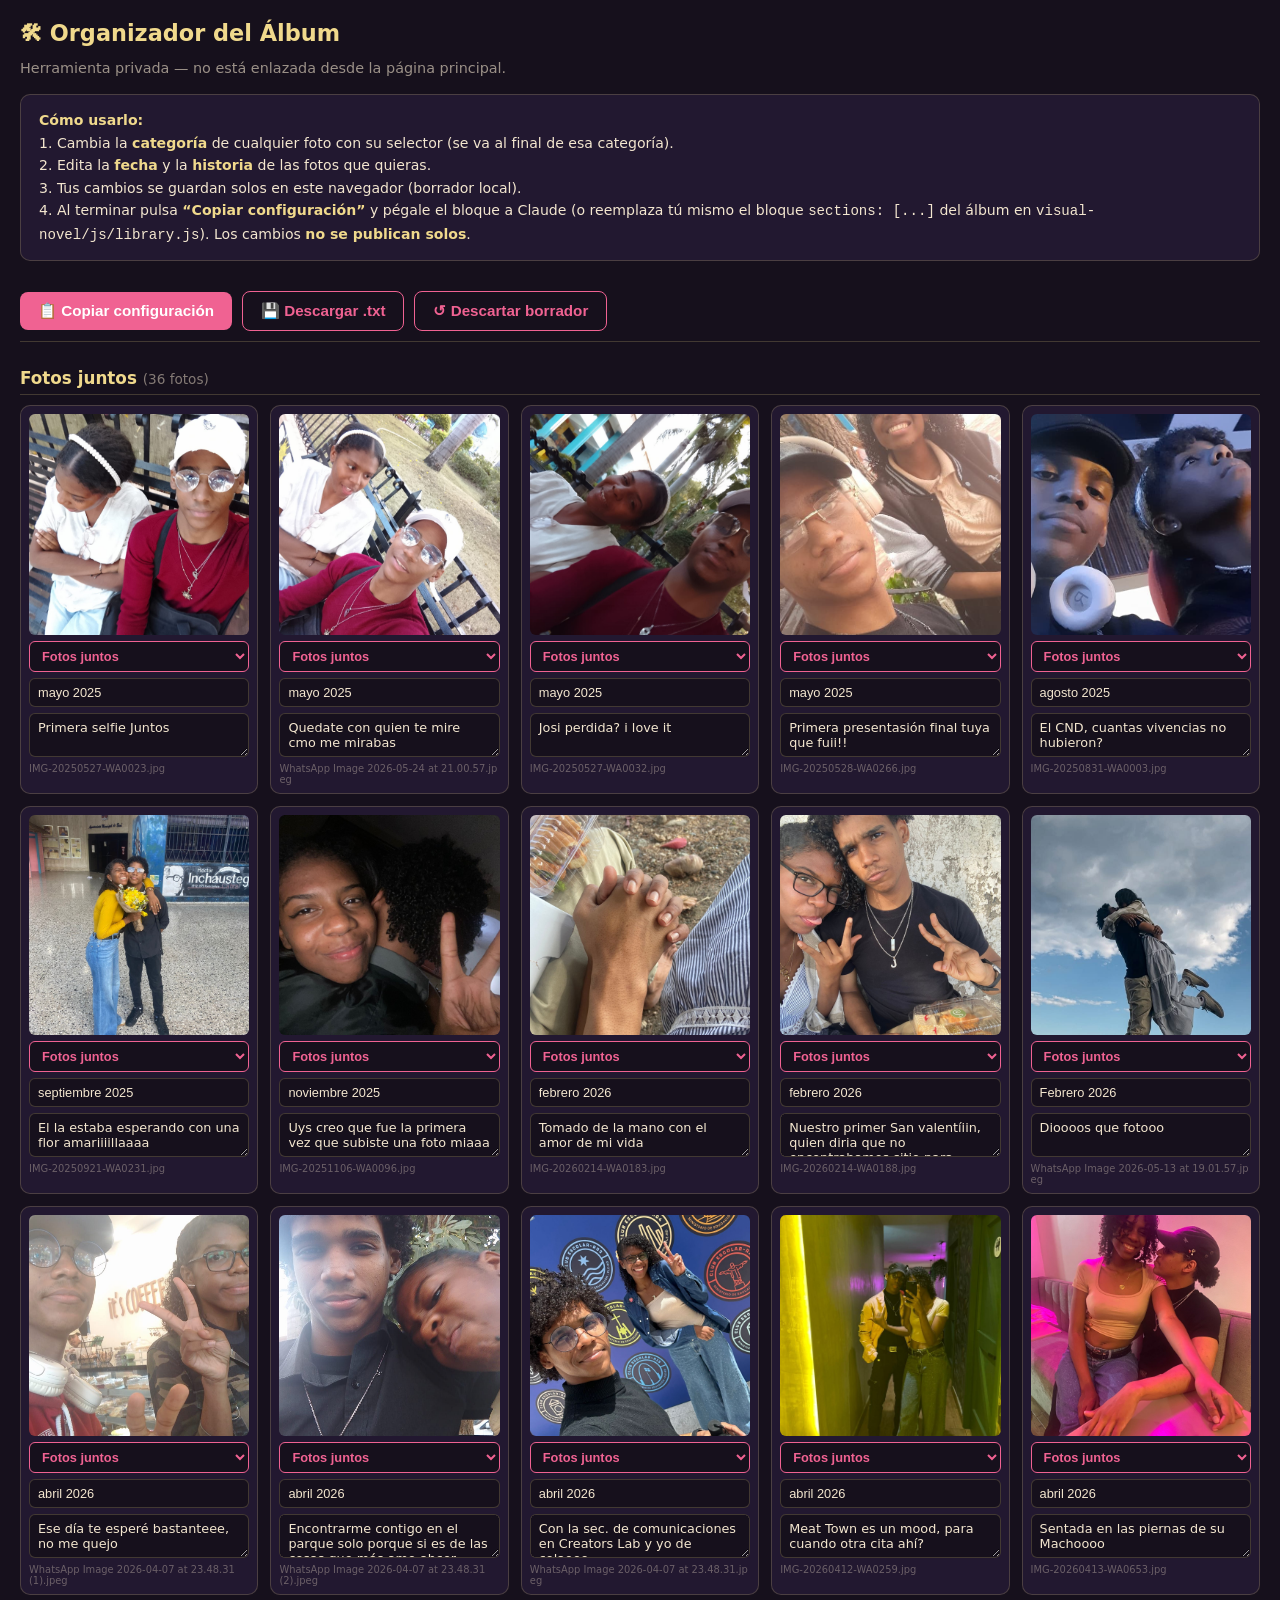
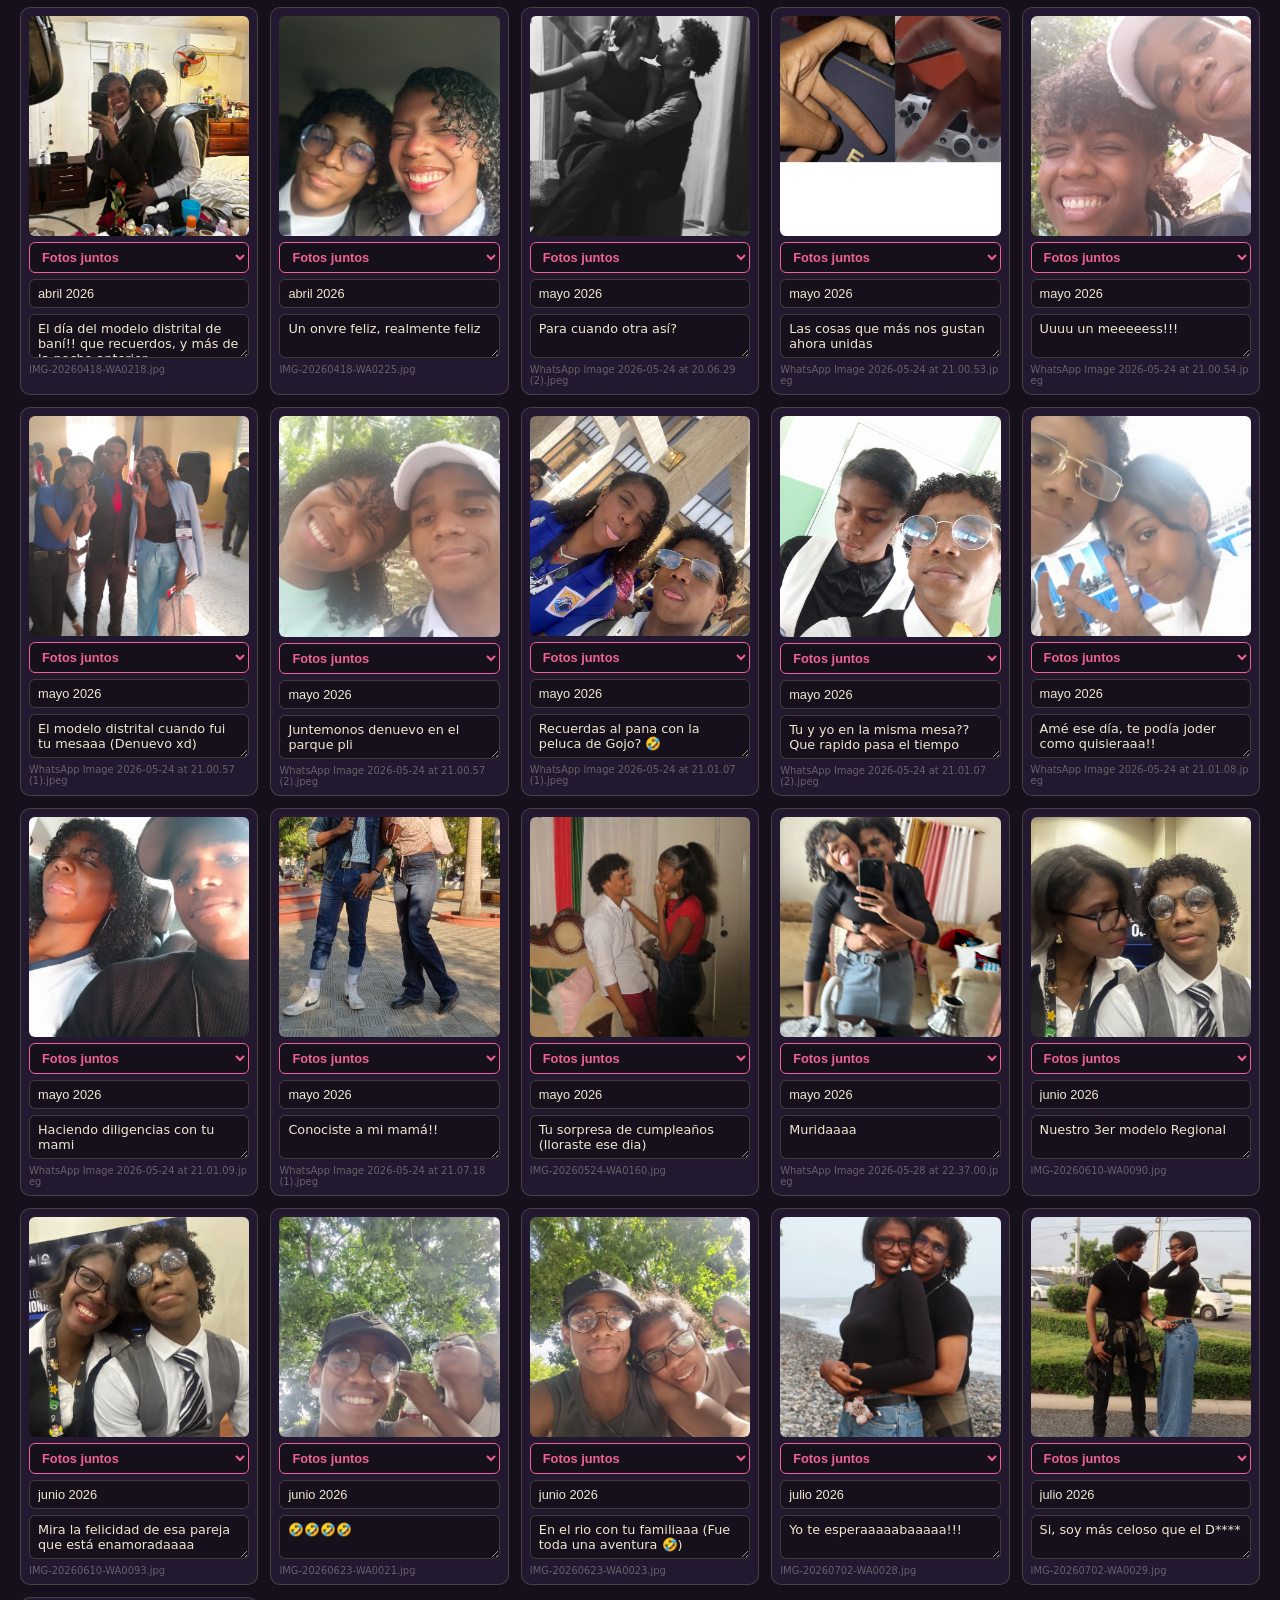
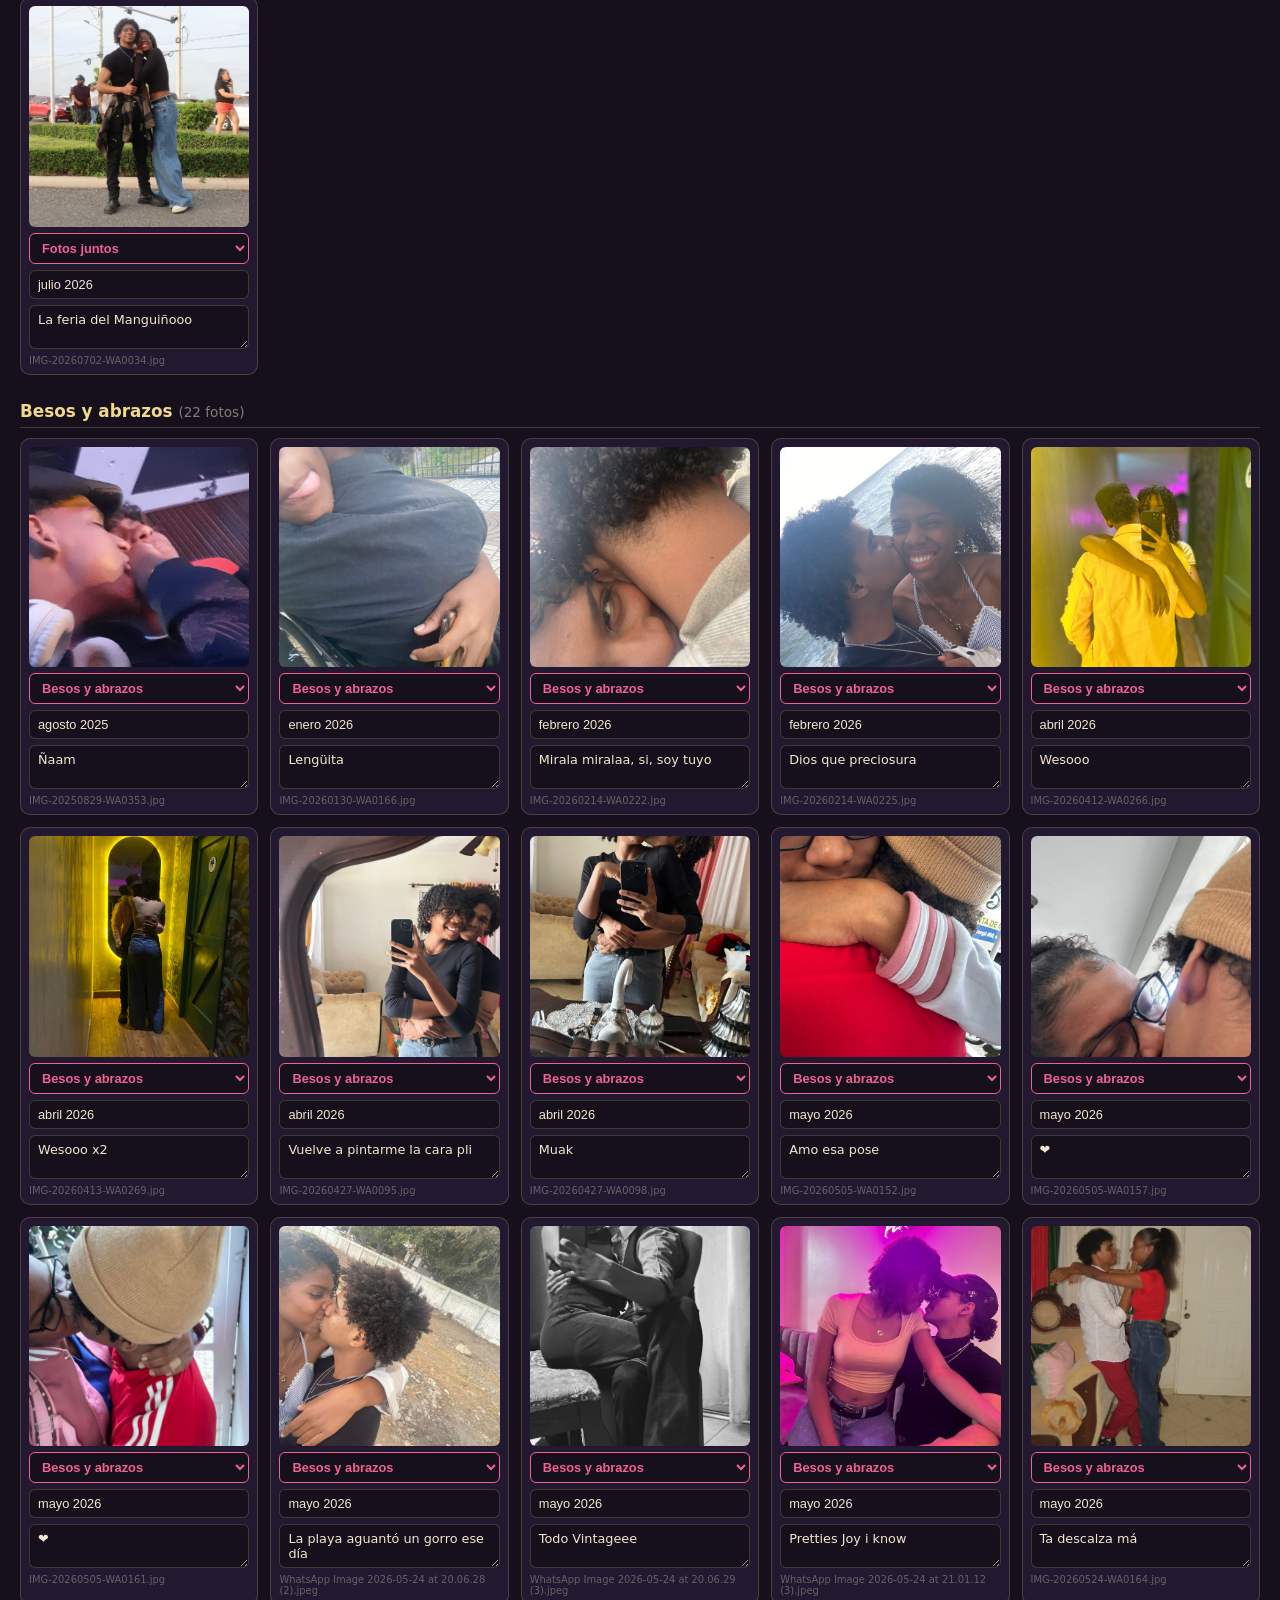
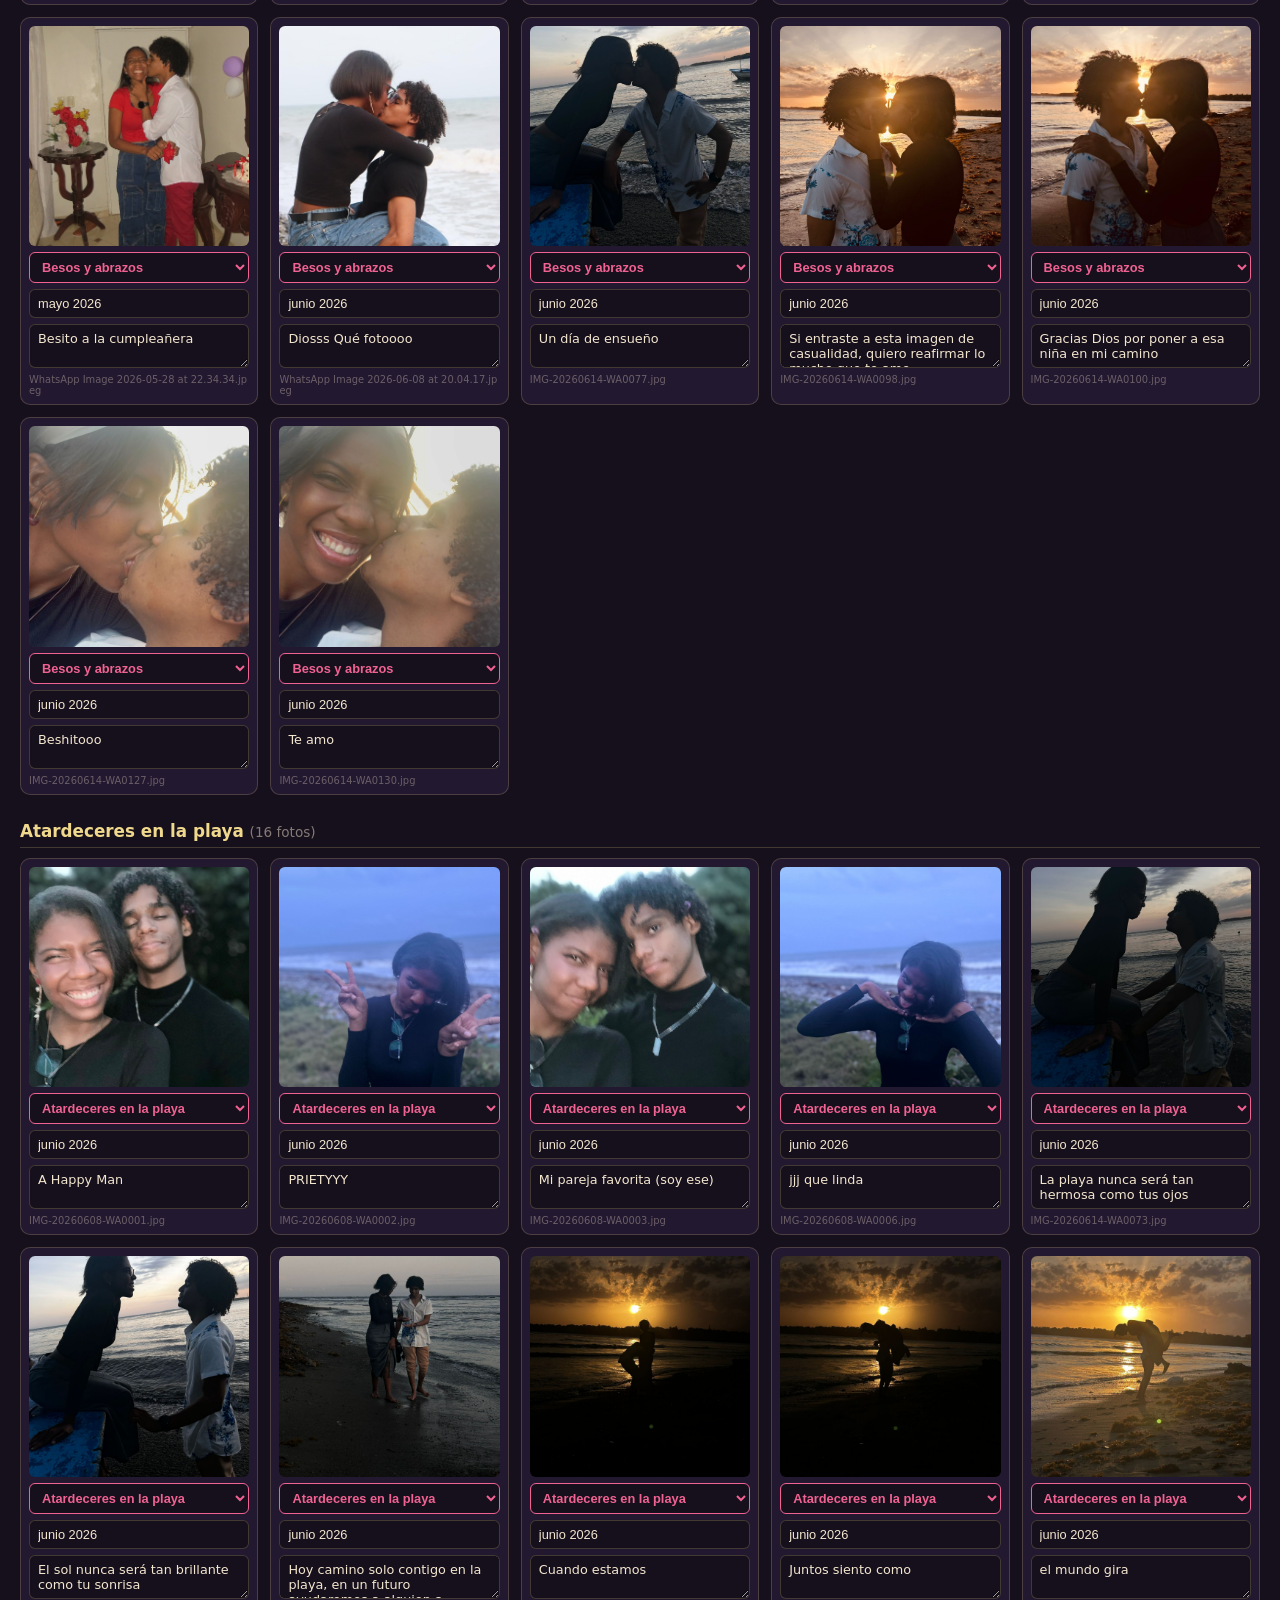
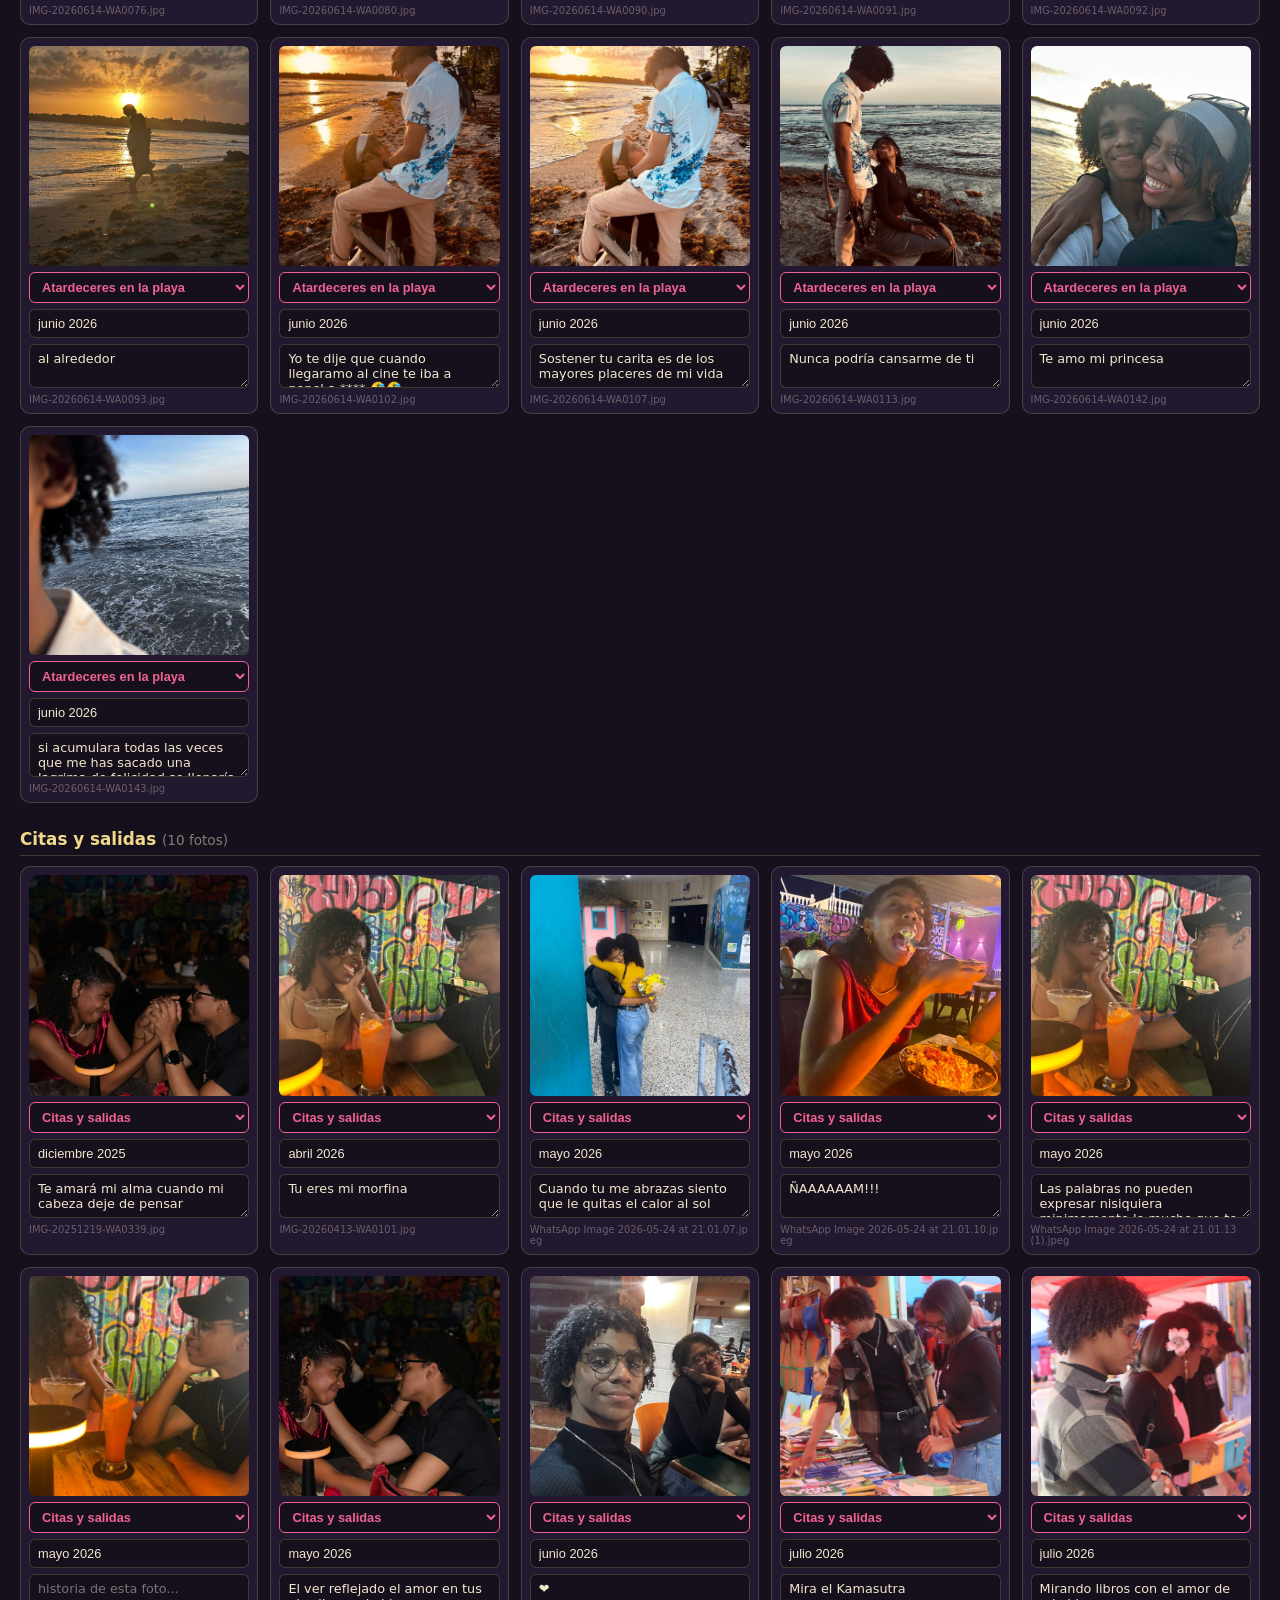
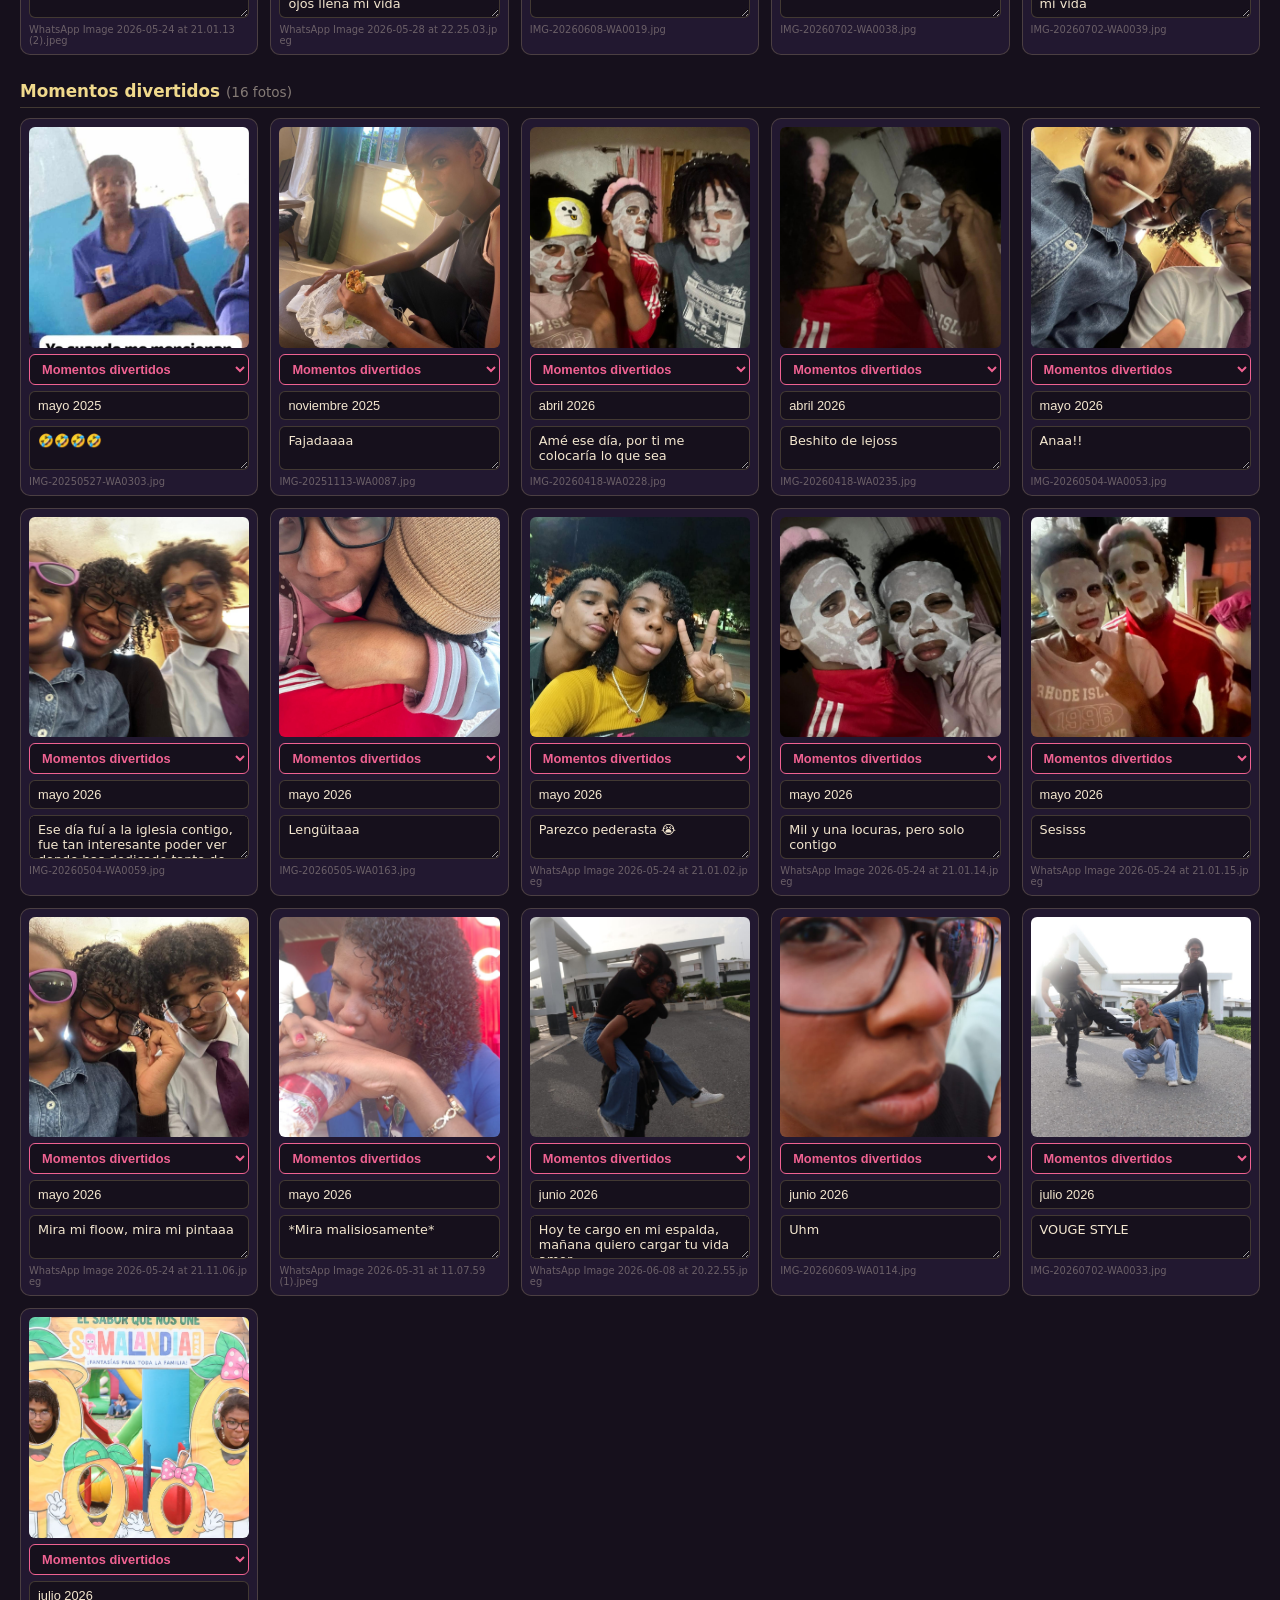
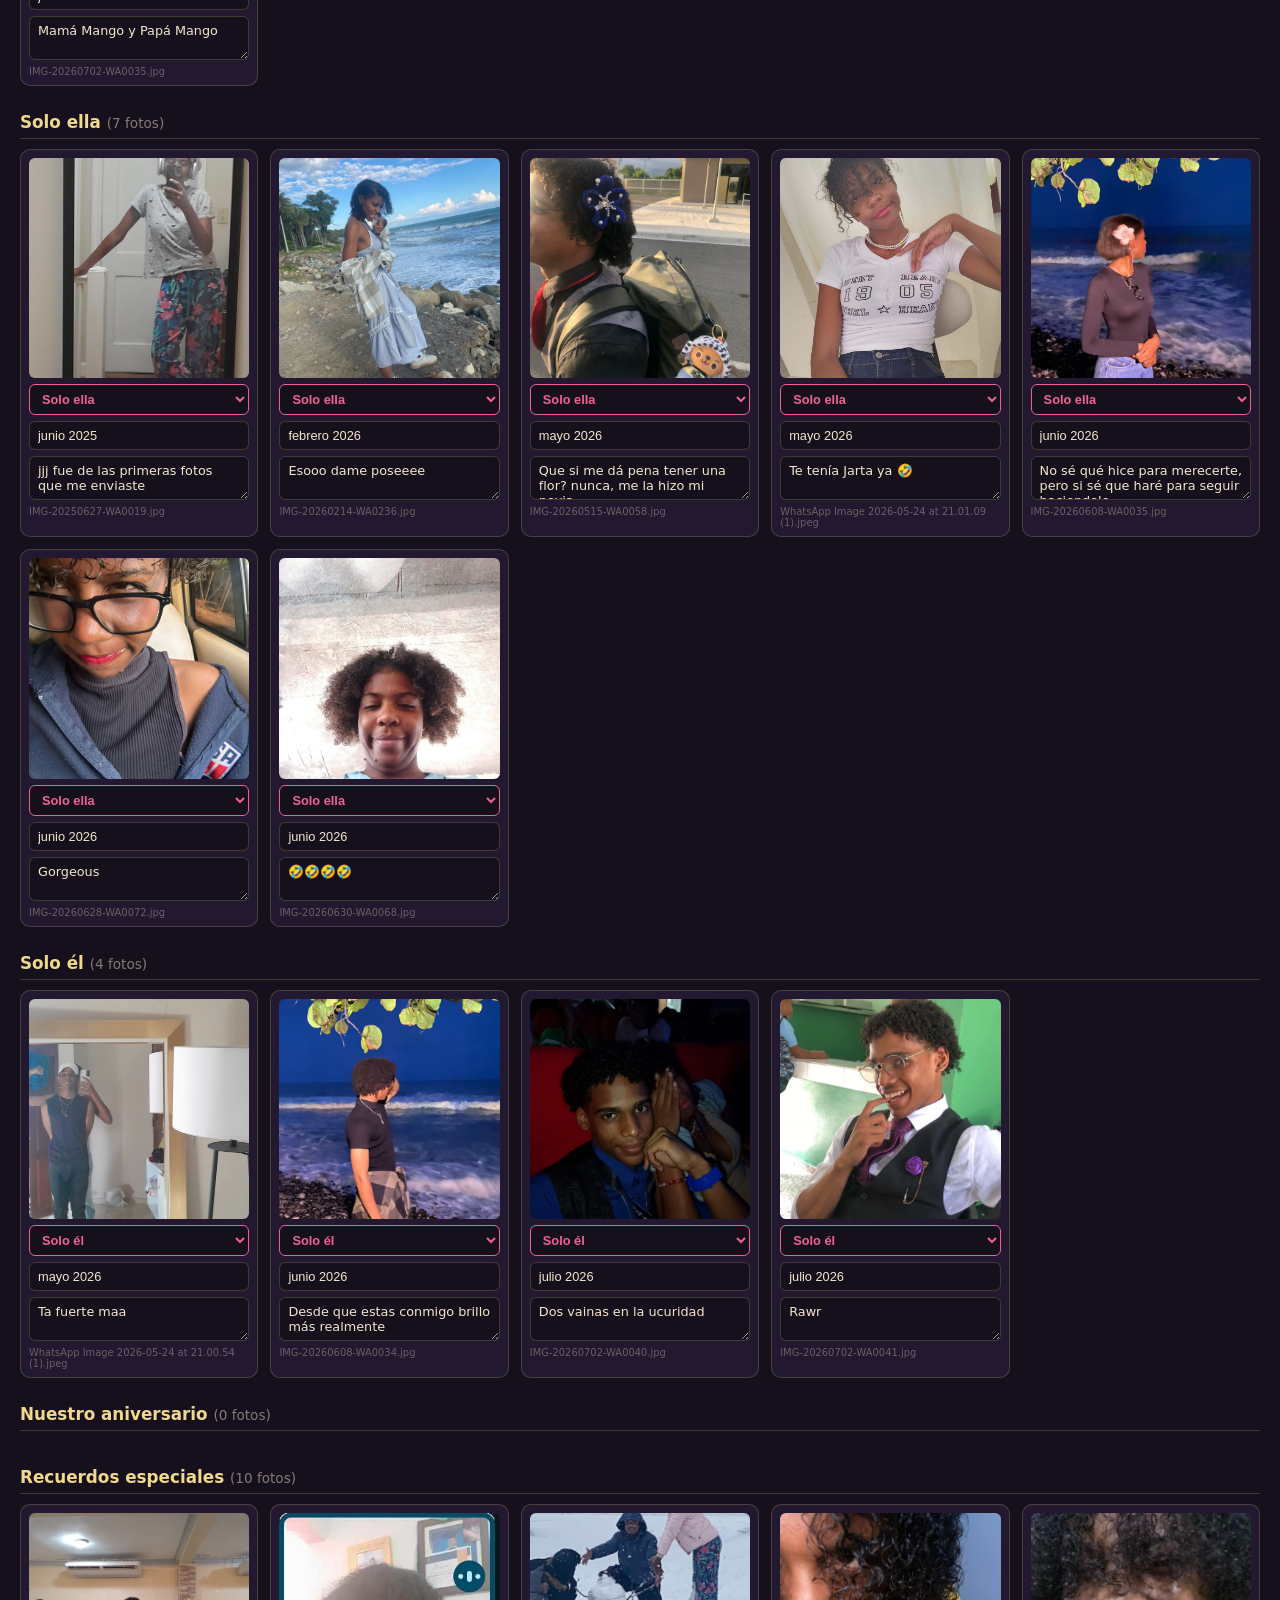
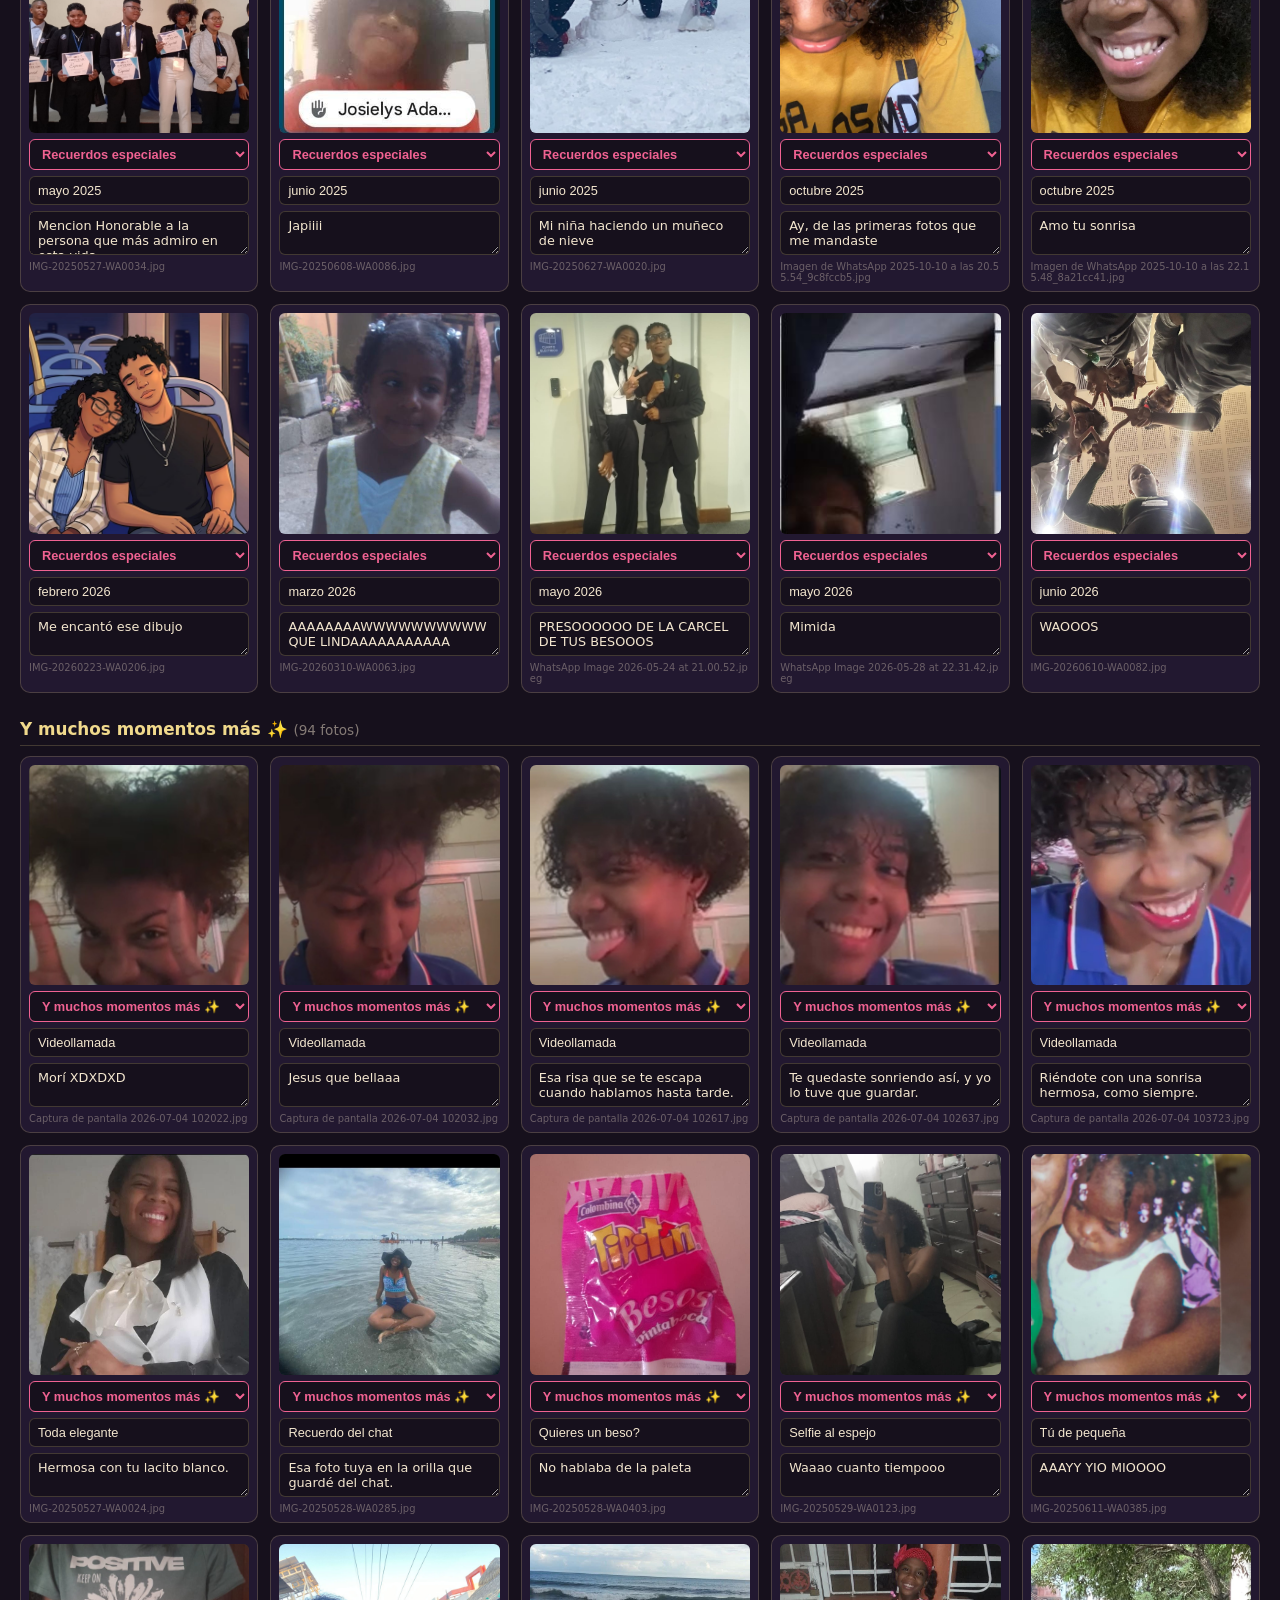
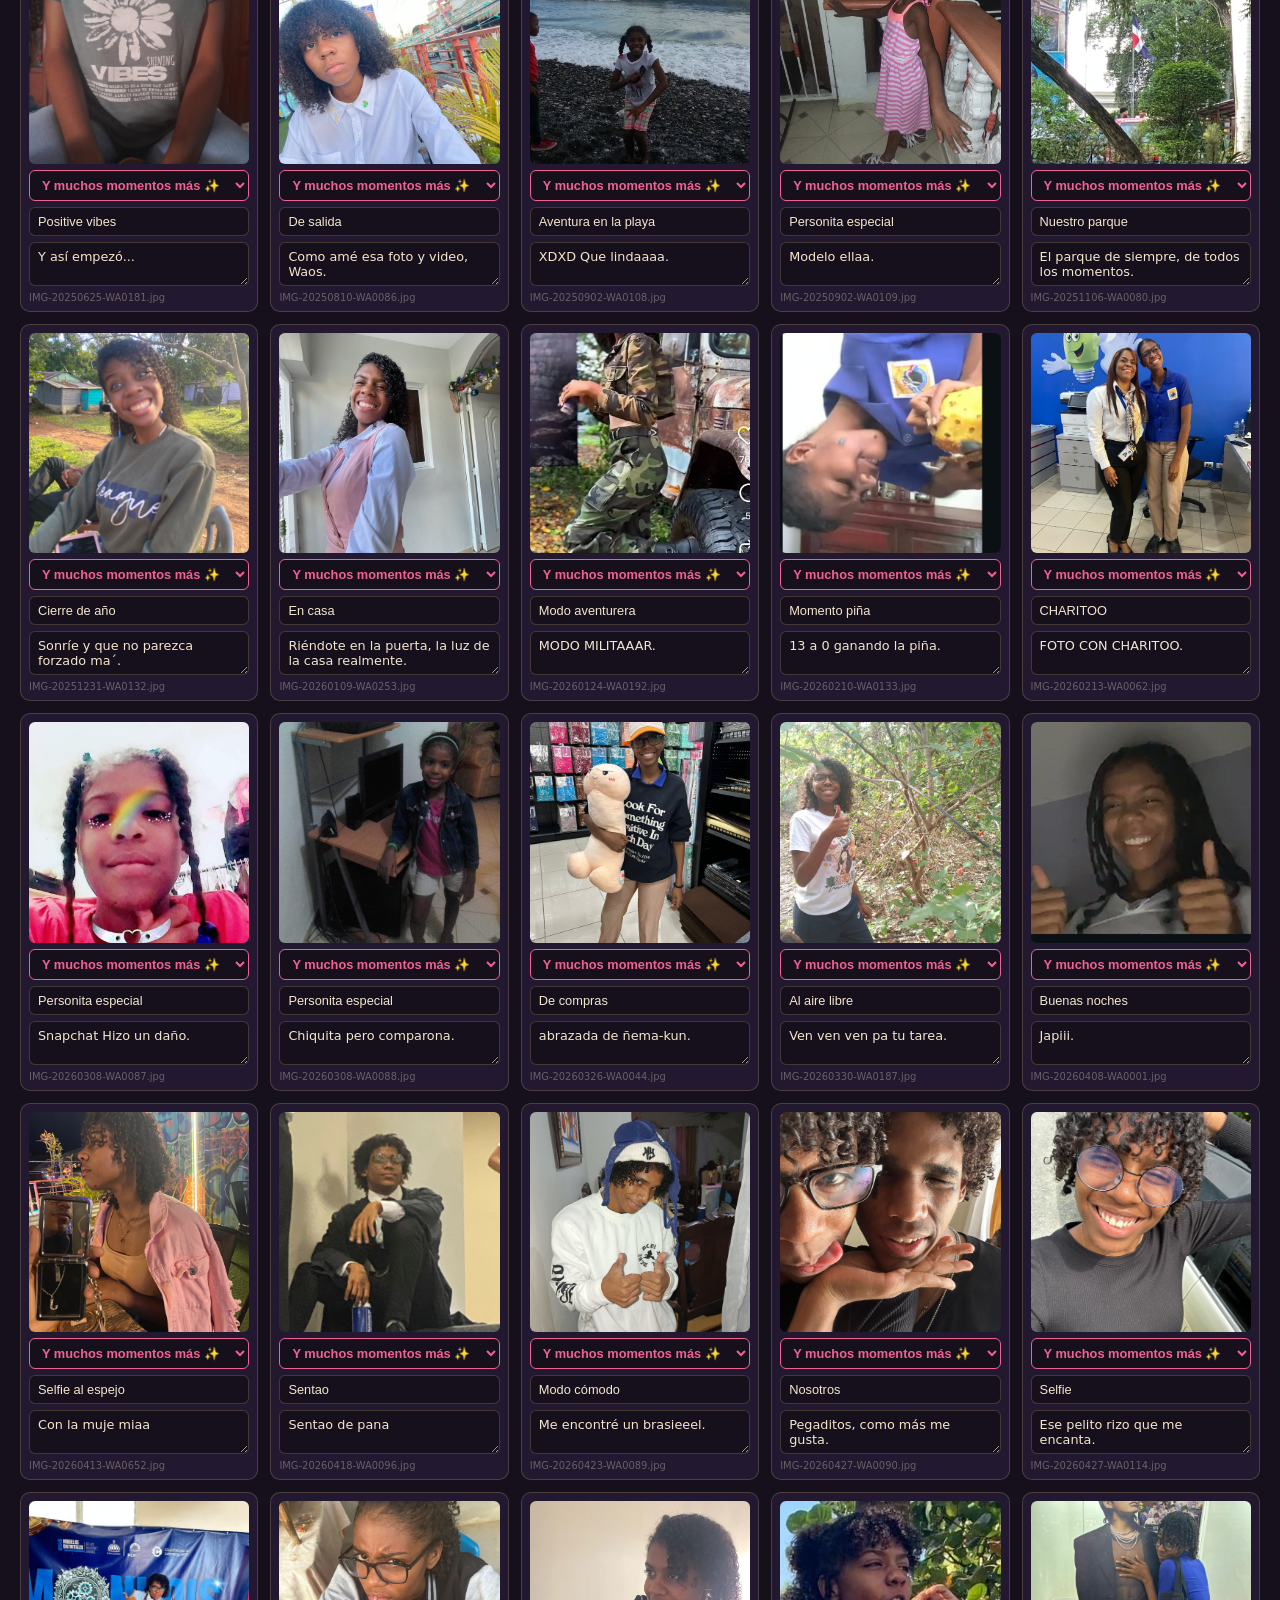
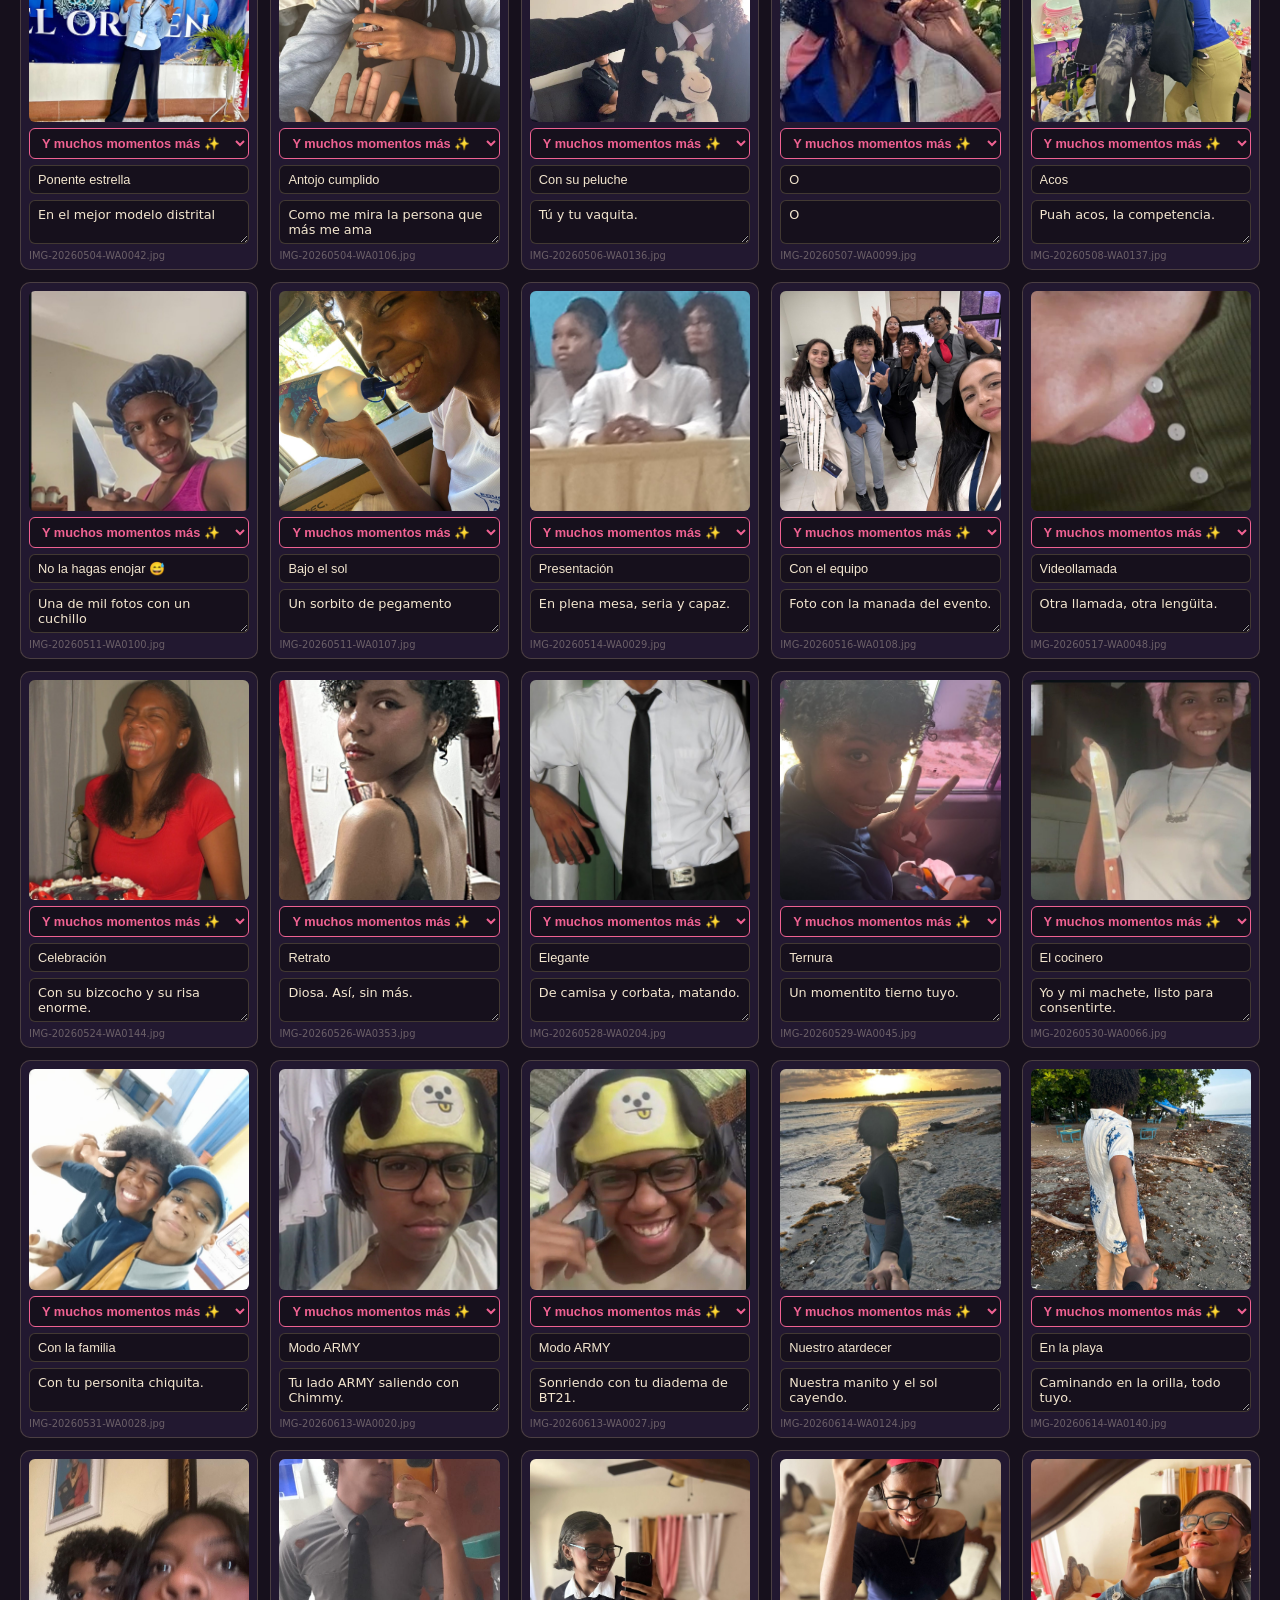
<file: organizador.html>
<!DOCTYPE html>
<html lang="es">
<head>
<meta charset="UTF-8">
<meta name="viewport" content="width=device-width, initial-scale=1.0">
<title>🛠 Organizador del Álbum</title>
<style>
  :root {
    --bg: #16101c; --panel: #221830; --ink: #f3e6cf; --accent: #f06292;
    --gold: #f0d98c; --line: rgba(240,217,140,0.2);
  }
  * { box-sizing: border-box; }
  body {
    margin: 0; background: var(--bg); color: var(--ink);
    font-family: 'Segoe UI', system-ui, sans-serif; padding: 20px;
  }
  h1 { color: var(--gold); font-size: 1.4rem; margin: 0 0 4px; }
  .sub { color: rgba(243,230,207,0.6); font-size: 0.9rem; margin-bottom: 18px; }
  .instructions {
    background: var(--panel); border: 1px solid var(--line); border-radius: 10px;
    padding: 14px 18px; font-size: 0.88rem; line-height: 1.6; margin-bottom: 20px;
  }
  .instructions b { color: var(--gold); }
  .toolbar {
    position: sticky; top: 0; z-index: 10; background: var(--bg);
    padding: 10px 0; display: flex; gap: 10px; flex-wrap: wrap; align-items: center;
    border-bottom: 1px solid var(--line); margin-bottom: 16px;
  }
  button {
    background: var(--accent); color: #fff; border: none; border-radius: 8px;
    padding: 10px 18px; font-size: 0.95rem; cursor: pointer; font-weight: 600;
  }
  button.secondary { background: transparent; border: 1.5px solid var(--accent); color: var(--accent); }
  button:hover { filter: brightness(1.15); }
  .status { font-size: 0.85rem; color: #7CFC7C; }
  h2.section-title {
    color: var(--gold); font-size: 1.05rem; margin: 26px 0 10px;
    padding-bottom: 6px; border-bottom: 1px solid var(--line);
  }
  .count { color: rgba(243,230,207,0.5); font-weight: 400; font-size: 0.85rem; }
  .grid { display: grid; grid-template-columns: repeat(auto-fill, minmax(210px, 1fr)); gap: 12px; }
  .card {
    background: var(--panel); border: 1px solid var(--line); border-radius: 10px;
    padding: 8px; display: flex; flex-direction: column; gap: 6px;
  }
  .card img {
    width: 100%; aspect-ratio: 1/1; object-fit: cover; border-radius: 6px; background: #333;
  }
  .card select, .card input, .card textarea {
    width: 100%; background: #16101c; color: var(--ink);
    border: 1px solid var(--line); border-radius: 6px; padding: 6px 8px; font-size: 0.8rem;
  }
  .card select { border-color: var(--accent); color: var(--accent); font-weight: 600; }
  .card textarea { resize: vertical; min-height: 34px; font-family: inherit; }
  .fname { font-size: 0.62rem; color: rgba(243,230,207,0.35); word-break: break-all; }
  dialog {
    background: var(--panel); color: var(--ink); border: 1px solid var(--gold);
    border-radius: 12px; max-width: 700px; width: 92vw; padding: 20px;
  }
  dialog textarea { width: 100%; height: 300px; background: #0d0a12; color: #b8e0b8;
    border: 1px solid var(--line); border-radius: 8px; padding: 10px; font-size: 0.72rem; }
  ::backdrop { background: rgba(0,0,0,0.7); }
</style>
</head>
<body>
  <h1>🛠 Organizador del Álbum</h1>
  <p class="sub">Herramienta privada — no está enlazada desde la página principal.</p>

  <div class="instructions">
    <b>Cómo usarlo:</b><br>
    1. Cambia la <b>categoría</b> de cualquier foto con su selector (se va al final de esa categoría).<br>
    2. Edita la <b>fecha</b> y la <b>historia</b> de las fotos que quieras.<br>
    3. Tus cambios se guardan solos en este navegador (borrador local).<br>
    4. Al terminar pulsa <b>“Copiar configuración”</b> y pégale el bloque a Claude
    (o reemplaza tú mismo el bloque <code>sections: [...]</code> del álbum en
    <code>visual-novel/js/library.js</code>). Los cambios <b>no se publican solos</b>.
  </div>

  <div class="toolbar">
    <button id="btn-export">📋 Copiar configuración</button>
    <button id="btn-download" class="secondary">💾 Descargar .txt</button>
    <button id="btn-reset" class="secondary">↺ Descartar borrador</button>
    <span class="status" id="status"></span>
  </div>

  <div id="app">Cargando fotos...</div>

  <dialog id="export-dialog">
    <h2 style="margin-top:0;color:var(--gold);">Bloque generado</h2>
    <p style="font-size:0.85rem;">Cópialo y pégaselo a Claude, o reemplaza el bloque
    <code>sections: [...]</code> del libro "Nuestro Álbum" en <code>visual-novel/js/library.js</code>.</p>
    <textarea id="export-text" readonly></textarea>
    <div style="text-align:right;margin-top:10px;">
      <button onclick="document.getElementById('export-dialog').close()">Cerrar</button>
    </div>
  </dialog>

  <script src="visual-novel/js/library.js"></script>
  <script>
  (function () {
    const DRAFT_KEY = 'organizador_draft_v1';
    const albumBook = LIBRARY_CONFIG.books.find(b => b.id === 'album');
    const statusEl = document.getElementById('status');

    // Estado: lista de secciones {name, photos:[{src,tag,story}]}
    let sections;

    // Cargar borrador local o partir de la config actual
    const draft = localStorage.getItem(DRAFT_KEY);
    if (draft) {
      try { sections = JSON.parse(draft); setStatus('Borrador local cargado.'); }
      catch (e) { sections = null; }
    }
    if (!sections) {
      sections = albumBook.sections.map(s => ({
        name: s.name,
        // "tag" = elemento distintivo (ubicación, categoría, recuerdo...).
        // Si una foto vieja solo tenía "date", lo usamos como etiqueta inicial.
        photos: s.photos.map(p => ({ src: p.src, tag: p.tag || p.date || '', story: p.story || '' })),
      }));
    }

    function setStatus(msg) {
      statusEl.textContent = msg;
      clearTimeout(setStatus._t);
      setStatus._t = setTimeout(() => statusEl.textContent = '', 3000);
    }

    function save() {
      localStorage.setItem(DRAFT_KEY, JSON.stringify(sections));
      setStatus('Guardado ✓');
    }

    /* ── Render ── */
    const app = document.getElementById('app');

    function thumbSrc(src) {
      // Las rutas de la config son relativas a visual-novel/; aquí estamos en la raíz
      return encodeURI(src.replace(/^\.\.\//, ''));
    }

    function render() {
      app.innerHTML = '';
      sections.forEach((sec, si) => {
        const h = document.createElement('h2');
        h.className = 'section-title';
        h.innerHTML = `${sec.name} <span class="count">(${sec.photos.length} fotos)</span>`;
        app.appendChild(h);

        const grid = document.createElement('div');
        grid.className = 'grid';

        sec.photos.forEach((photo, pi) => {
          const card = document.createElement('div');
          card.className = 'card';

          const img = document.createElement('img');
          img.loading = 'lazy';
          img.src = thumbSrc(photo.src);
          img.onerror = () => { img.style.opacity = 0.2; };
          card.appendChild(img);

          const sel = document.createElement('select');
          sections.forEach((s2, i2) => {
            const opt = document.createElement('option');
            opt.value = i2;
            opt.textContent = s2.name;
            if (i2 === si) opt.selected = true;
            sel.appendChild(opt);
          });
          sel.addEventListener('change', () => {
            const target = parseInt(sel.value, 10);
            sec.photos.splice(pi, 1);
            sections[target].photos.push(photo);
            save();
            render();
          });
          card.appendChild(sel);

          const tag = document.createElement('input');
          tag.placeholder = 'etiqueta (ubicación, recuerdo, evento...)';
          tag.value = photo.tag;
          tag.addEventListener('input', () => { photo.tag = tag.value; save(); });
          card.appendChild(tag);

          const story = document.createElement('textarea');
          story.placeholder = 'historia de esta foto...';
          story.value = photo.story;
          story.addEventListener('input', () => { photo.story = story.value; save(); });
          card.appendChild(story);

          const fn = document.createElement('div');
          fn.className = 'fname';
          fn.textContent = decodeURI(photo.src.split('/').pop());
          card.appendChild(fn);

          grid.appendChild(card);
        });

        app.appendChild(grid);
      });
    }

    /* ── Exportar el bloque sections ── */
    function generateBlock() {
      const esc = s => String(s).replace(/\\/g, '\\\\').replace(/"/g, '\\"');
      const L = ['      sections: ['];
      sections.forEach(sec => {
        L.push('        {');
        L.push(`          name: "${esc(sec.name)}",`);
        L.push('          photos: [');
        sec.photos.forEach(p => {
          L.push(`            { src: "${esc(p.src)}", tag: "${esc(p.tag)}", story: "${esc(p.story)}" },`);
        });
        L.push('          ],');
        L.push('        },');
      });
      L.push('      ],');
      return L.join('\n');
    }

    document.getElementById('btn-export').addEventListener('click', () => {
      const block = generateBlock();
      document.getElementById('export-text').value = block;
      document.getElementById('export-dialog').showModal();
      if (navigator.clipboard) {
        navigator.clipboard.writeText(block).then(
          () => setStatus('Copiado al portapapeles ✓'),
          () => {}
        );
      }
    });

    document.getElementById('btn-download').addEventListener('click', () => {
      const blob = new Blob([generateBlock()], { type: 'text/plain' });
      const a = document.createElement('a');
      a.href = URL.createObjectURL(blob);
      a.download = 'album-sections.txt';
      a.click();
    });

    document.getElementById('btn-reset').addEventListener('click', () => {
      if (confirm('¿Descartar el borrador local y volver a la configuración publicada?')) {
        localStorage.removeItem(DRAFT_KEY);
        location.reload();
      }
    });

    render();
  })();
  </script>
</body>
</html>
</file>
<file: estadisticas/assets/index-DR7-qA0E.css>
*,:before,:after{--tw-border-spacing-x: 0;--tw-border-spacing-y: 0;--tw-translate-x: 0;--tw-translate-y: 0;--tw-rotate: 0;--tw-skew-x: 0;--tw-skew-y: 0;--tw-scale-x: 1;--tw-scale-y: 1;--tw-pan-x: ;--tw-pan-y: ;--tw-pinch-zoom: ;--tw-scroll-snap-strictness: proximity;--tw-gradient-from-position: ;--tw-gradient-via-position: ;--tw-gradient-to-position: ;--tw-ordinal: ;--tw-slashed-zero: ;--tw-numeric-figure: ;--tw-numeric-spacing: ;--tw-numeric-fraction: ;--tw-ring-inset: ;--tw-ring-offset-width: 0px;--tw-ring-offset-color: #fff;--tw-ring-color: rgb(59 130 246 / .5);--tw-ring-offset-shadow: 0 0 #0000;--tw-ring-shadow: 0 0 #0000;--tw-shadow: 0 0 #0000;--tw-shadow-colored: 0 0 #0000;--tw-blur: ;--tw-brightness: ;--tw-contrast: ;--tw-grayscale: ;--tw-hue-rotate: ;--tw-invert: ;--tw-saturate: ;--tw-sepia: ;--tw-drop-shadow: ;--tw-backdrop-blur: ;--tw-backdrop-brightness: ;--tw-backdrop-contrast: ;--tw-backdrop-grayscale: ;--tw-backdrop-hue-rotate: ;--tw-backdrop-invert: ;--tw-backdrop-opacity: ;--tw-backdrop-saturate: ;--tw-backdrop-sepia: ;--tw-contain-size: ;--tw-contain-layout: ;--tw-contain-paint: ;--tw-contain-style: }::backdrop{--tw-border-spacing-x: 0;--tw-border-spacing-y: 0;--tw-translate-x: 0;--tw-translate-y: 0;--tw-rotate: 0;--tw-skew-x: 0;--tw-skew-y: 0;--tw-scale-x: 1;--tw-scale-y: 1;--tw-pan-x: ;--tw-pan-y: ;--tw-pinch-zoom: ;--tw-scroll-snap-strictness: proximity;--tw-gradient-from-position: ;--tw-gradient-via-position: ;--tw-gradient-to-position: ;--tw-ordinal: ;--tw-slashed-zero: ;--tw-numeric-figure: ;--tw-numeric-spacing: ;--tw-numeric-fraction: ;--tw-ring-inset: ;--tw-ring-offset-width: 0px;--tw-ring-offset-color: #fff;--tw-ring-color: rgb(59 130 246 / .5);--tw-ring-offset-shadow: 0 0 #0000;--tw-ring-shadow: 0 0 #0000;--tw-shadow: 0 0 #0000;--tw-shadow-colored: 0 0 #0000;--tw-blur: ;--tw-brightness: ;--tw-contrast: ;--tw-grayscale: ;--tw-hue-rotate: ;--tw-invert: ;--tw-saturate: ;--tw-sepia: ;--tw-drop-shadow: ;--tw-backdrop-blur: ;--tw-backdrop-brightness: ;--tw-backdrop-contrast: ;--tw-backdrop-grayscale: ;--tw-backdrop-hue-rotate: ;--tw-backdrop-invert: ;--tw-backdrop-opacity: ;--tw-backdrop-saturate: ;--tw-backdrop-sepia: ;--tw-contain-size: ;--tw-contain-layout: ;--tw-contain-paint: ;--tw-contain-style: }*,:before,:after{box-sizing:border-box;border-width:0;border-style:solid;border-color:#e5e7eb}:before,:after{--tw-content: ""}html,:host{line-height:1.5;-webkit-text-size-adjust:100%;-moz-tab-size:4;-o-tab-size:4;tab-size:4;font-family:Inter,system-ui,-apple-system,Segoe UI,Roboto,sans-serif;font-feature-settings:normal;font-variation-settings:normal;-webkit-tap-highlight-color:transparent}body{margin:0;line-height:inherit}hr{height:0;color:inherit;border-top-width:1px}abbr:where([title]){-webkit-text-decoration:underline dotted;text-decoration:underline dotted}h1,h2,h3,h4,h5,h6{font-size:inherit;font-weight:inherit}a{color:inherit;text-decoration:inherit}b,strong{font-weight:bolder}code,kbd,samp,pre{font-family:ui-monospace,SFMono-Regular,Menlo,Monaco,Consolas,Liberation Mono,Courier New,monospace;font-feature-settings:normal;font-variation-settings:normal;font-size:1em}small{font-size:80%}sub,sup{font-size:75%;line-height:0;position:relative;vertical-align:baseline}sub{bottom:-.25em}sup{top:-.5em}table{text-indent:0;border-color:inherit;border-collapse:collapse}button,input,optgroup,select,textarea{font-family:inherit;font-feature-settings:inherit;font-variation-settings:inherit;font-size:100%;font-weight:inherit;line-height:inherit;letter-spacing:inherit;color:inherit;margin:0;padding:0}button,select{text-transform:none}button,input:where([type=button]),input:where([type=reset]),input:where([type=submit]){-webkit-appearance:button;background-color:transparent;background-image:none}:-moz-focusring{outline:auto}:-moz-ui-invalid{box-shadow:none}progress{vertical-align:baseline}::-webkit-inner-spin-button,::-webkit-outer-spin-button{height:auto}[type=search]{-webkit-appearance:textfield;outline-offset:-2px}::-webkit-search-decoration{-webkit-appearance:none}::-webkit-file-upload-button{-webkit-appearance:button;font:inherit}summary{display:list-item}blockquote,dl,dd,h1,h2,h3,h4,h5,h6,hr,figure,p,pre{margin:0}fieldset{margin:0;padding:0}legend{padding:0}ol,ul,menu{list-style:none;margin:0;padding:0}dialog{padding:0}textarea{resize:vertical}input::-moz-placeholder,textarea::-moz-placeholder{opacity:1;color:#9ca3af}input::placeholder,textarea::placeholder{opacity:1;color:#9ca3af}button,[role=button]{cursor:pointer}:disabled{cursor:default}img,svg,video,canvas,audio,iframe,embed,object{display:block;vertical-align:middle}img,video{max-width:100%;height:auto}[hidden]:where(:not([hidden=until-found])){display:none}.container{width:100%}@media (min-width: 640px){.container{max-width:640px}}@media (min-width: 768px){.container{max-width:768px}}@media (min-width: 1024px){.container{max-width:1024px}}@media (min-width: 1280px){.container{max-width:1280px}}@media (min-width: 1536px){.container{max-width:1536px}}.glass{position:relative;border-radius:1.5rem;border-width:1px;border-color:#ffffff1a;background-color:#ffffff0d;--tw-shadow: 0 20px 60px -20px rgba(0, 0, 0, .6);--tw-shadow-colored: 0 20px 60px -20px var(--tw-shadow-color);box-shadow:var(--tw-ring-offset-shadow, 0 0 #0000),var(--tw-ring-shadow, 0 0 #0000),var(--tw-shadow);backdrop-filter:blur(14px);-webkit-backdrop-filter:blur(14px)}.glass-hover{transition-property:all;transition-timing-function:cubic-bezier(.4,0,.2,1);transition-duration:.5s}.glass-hover:hover{border-color:#fff3;background-color:#ffffff12}.text-gradient{background-image:linear-gradient(to right,var(--tw-gradient-stops));--tw-gradient-from: #ff8fab var(--tw-gradient-from-position);--tw-gradient-to: rgb(255 143 171 / 0) var(--tw-gradient-to-position);--tw-gradient-stops: var(--tw-gradient-from), var(--tw-gradient-to);--tw-gradient-to: rgb(255 93 143 / 0) var(--tw-gradient-to-position);--tw-gradient-stops: var(--tw-gradient-from), #ff5d8f var(--tw-gradient-via-position), var(--tw-gradient-to);--tw-gradient-to: #a78bfa var(--tw-gradient-to-position);-webkit-background-clip:text;background-clip:text;color:transparent}.pointer-events-none{pointer-events:none}.fixed{position:fixed}.absolute{position:absolute}.relative{position:relative}.sticky{position:sticky}.inset-0{top:0;right:0;bottom:0;left:0}.-left-32{left:-8rem}.-left-\[43px\]{left:-43px}.bottom-\[-15\%\]{bottom:-15%}.left-1\/3{left:33.333333%}.right-\[-10\%\]{right:-10%}.top-0{top:0}.top-1\/3{top:33.333333%}.top-\[-10\%\]{top:-10%}.-z-10{z-index:-10}.z-40{z-index:40}.z-50{z-index:50}.mx-auto{margin-left:auto;margin-right:auto}.mb-2{margin-bottom:.5rem}.mb-3{margin-bottom:.75rem}.mb-5{margin-bottom:1.25rem}.mb-6{margin-bottom:1.5rem}.mb-8{margin-bottom:2rem}.ml-3{margin-left:.75rem}.ml-auto{margin-left:auto}.mt-0\.5{margin-top:.125rem}.mt-1{margin-top:.25rem}.mt-1\.5{margin-top:.375rem}.mt-10{margin-top:2.5rem}.mt-12{margin-top:3rem}.mt-16{margin-top:4rem}.mt-2{margin-top:.5rem}.mt-4{margin-top:1rem}.mt-5{margin-top:1.25rem}.mt-6{margin-top:1.5rem}.inline-block{display:inline-block}.flex{display:flex}.grid{display:grid}.hidden{display:none}.h-1\.5{height:.375rem}.h-10{height:2.5rem}.h-2{height:.5rem}.h-3{height:.75rem}.h-3\.5{height:.875rem}.h-4{height:1rem}.h-8{height:2rem}.h-\[28rem\]{height:28rem}.h-\[30rem\]{height:30rem}.h-\[34rem\]{height:34rem}.h-full{height:100%}.h-px{height:1px}.min-h-screen{min-height:100vh}.w-10{width:2.5rem}.w-2{width:.5rem}.w-3{width:.75rem}.w-3\.5{width:.875rem}.w-8{width:2rem}.w-\[28rem\]{width:28rem}.w-\[30rem\]{width:30rem}.w-\[34rem\]{width:34rem}.w-full{width:100%}.min-w-0{min-width:0px}.max-w-6xl{max-width:72rem}.max-w-sm{max-width:24rem}.max-w-xl{max-width:36rem}.flex-1{flex:1 1 0%}.shrink-0{flex-shrink:0}.animate-float{animation:float 18s ease-in-out infinite}@keyframes float{0%,to{transform:translateY(0) translate(0)}50%{transform:translateY(-30px) translate(20px)}}.animate-float-slow{animation:float 26s ease-in-out infinite}@keyframes heartbeat{0%,to{transform:scale(1)}50%{transform:scale(1.14)}}.animate-heartbeat{animation:heartbeat 2.2s ease-in-out infinite}.grid-cols-1{grid-template-columns:repeat(1,minmax(0,1fr))}.grid-cols-2{grid-template-columns:repeat(2,minmax(0,1fr))}.flex-col{flex-direction:column}.flex-wrap{flex-wrap:wrap}.items-start{align-items:flex-start}.items-center{align-items:center}.items-baseline{align-items:baseline}.justify-center{justify-content:center}.justify-between{justify-content:space-between}.gap-1\.5{gap:.375rem}.gap-2{gap:.5rem}.gap-3{gap:.75rem}.gap-4{gap:1rem}.gap-8{gap:2rem}.gap-x-3{-moz-column-gap:.75rem;column-gap:.75rem}.overflow-hidden{overflow:hidden}.truncate{overflow:hidden;text-overflow:ellipsis;white-space:nowrap}.text-balance{text-wrap:balance}.rounded-2xl{border-radius:1rem}.rounded-full{border-radius:9999px}.border{border-width:1px}.border-b{border-bottom-width:1px}.border-l{border-left-width:1px}.border-t{border-top-width:1px}.border-white\/10{border-color:#ffffff1a}.border-white\/5{border-color:#ffffff0d}.border-white\/\[0\.06\]{border-color:#ffffff0f}.bg-gold\/10{background-color:#ffd4791a}.bg-ink-800{--tw-bg-opacity: 1;background-color:rgb(18 16 29 / var(--tw-bg-opacity, 1))}.bg-ink-950{--tw-bg-opacity: 1;background-color:rgb(7 6 12 / var(--tw-bg-opacity, 1))}.bg-ink-950\/70{background-color:#07060cb3}.bg-rose-deep\/15{background-color:#e63e7726}.bg-rose\/10{background-color:#ff5d8f1a}.bg-rose\/20{background-color:#ff5d8f33}.bg-violetx\/10{background-color:#a78bfa1a}.bg-violetx\/20{background-color:#a78bfa33}.bg-white\/10{background-color:#ffffff1a}.bg-white\/20{background-color:#fff3}.bg-white\/5{background-color:#ffffff0d}.bg-white\/\[0\.03\]{background-color:#ffffff08}.bg-white\/\[0\.04\]{background-color:#ffffff0a}.bg-white\/\[0\.06\]{background-color:#ffffff0f}.bg-\[radial-gradient\(100\%_100\%_at_50\%_50\%\,transparent_60\%\,rgba\(0\,0\,0\,0\.5\)_100\%\)\]{background-image:radial-gradient(100% 100% at 50% 50%,transparent 60%,rgba(0,0,0,.5) 100%)}.bg-\[radial-gradient\(120\%_80\%_at_50\%_-10\%\,\#1a1030_0\%\,\#0b0913_55\%\,\#07060c_100\%\)\]{background-image:radial-gradient(120% 80% at 50% -10%,#1a1030,#0b0913 55%,#07060c)}.bg-gradient-to-r{background-image:linear-gradient(to right,var(--tw-gradient-stops))}.from-rose{--tw-gradient-from: #ff5d8f var(--tw-gradient-from-position);--tw-gradient-to: rgb(255 93 143 / 0) var(--tw-gradient-to-position);--tw-gradient-stops: var(--tw-gradient-from), var(--tw-gradient-to)}.from-rose-soft{--tw-gradient-from: #ff8fab var(--tw-gradient-from-position);--tw-gradient-to: rgb(255 143 171 / 0) var(--tw-gradient-to-position);--tw-gradient-stops: var(--tw-gradient-from), var(--tw-gradient-to)}.to-transparent{--tw-gradient-to: transparent var(--tw-gradient-to-position)}.to-violetx{--tw-gradient-to: #a78bfa var(--tw-gradient-to-position)}.p-4{padding:1rem}.p-5{padding:1.25rem}.p-6{padding:1.5rem}.px-2{padding-left:.5rem;padding-right:.5rem}.px-3{padding-left:.75rem;padding-right:.75rem}.px-6{padding-left:1.5rem;padding-right:1.5rem}.py-0\.5{padding-top:.125rem;padding-bottom:.125rem}.py-1{padding-top:.25rem;padding-bottom:.25rem}.py-16{padding-top:4rem;padding-bottom:4rem}.py-4{padding-top:1rem;padding-bottom:1rem}.pb-28{padding-bottom:7rem}.pl-8{padding-left:2rem}.pt-3{padding-top:.75rem}.pt-6{padding-top:1.5rem}.text-center{text-align:center}.text-2xl{font-size:1.5rem;line-height:2rem}.text-4xl{font-size:2.25rem;line-height:2.5rem}.text-5xl{font-size:3rem;line-height:1}.text-6xl{font-size:3.75rem;line-height:1}.text-\[10px\]{font-size:10px}.text-\[11px\]{font-size:11px}.text-\[2rem\]{font-size:2rem}.text-base{font-size:1rem;line-height:1.5rem}.text-lg{font-size:1.125rem;line-height:1.75rem}.text-sm{font-size:.875rem;line-height:1.25rem}.text-xl{font-size:1.25rem;line-height:1.75rem}.text-xs{font-size:.75rem;line-height:1rem}.font-bold{font-weight:700}.font-medium{font-weight:500}.font-semibold{font-weight:600}.uppercase{text-transform:uppercase}.italic{font-style:italic}.tabular-nums{--tw-numeric-spacing: tabular-nums;font-variant-numeric:var(--tw-ordinal) var(--tw-slashed-zero) var(--tw-numeric-figure) var(--tw-numeric-spacing) var(--tw-numeric-fraction)}.leading-\[1\.05\]{line-height:1.05}.leading-none{line-height:1}.tracking-\[0\.25em\]{letter-spacing:.25em}.tracking-\[0\.3em\]{letter-spacing:.3em}.tracking-tight{letter-spacing:-.025em}.tracking-wide{letter-spacing:.025em}.text-rose-soft{--tw-text-opacity: 1;color:rgb(255 143 171 / var(--tw-text-opacity, 1))}.text-rose-soft\/80{color:#ff8fabcc}.text-white{--tw-text-opacity: 1;color:rgb(255 255 255 / var(--tw-text-opacity, 1))}.text-white\/30{color:#ffffff4d}.text-white\/35{color:#ffffff59}.text-white\/40{color:#fff6}.text-white\/45{color:#ffffff73}.text-white\/50{color:#ffffff80}.text-white\/55{color:#ffffff8c}.text-white\/60{color:#fff9}.text-white\/65{color:#ffffffa6}.text-white\/70{color:#ffffffb3}.text-white\/75{color:#ffffffbf}.text-white\/80{color:#fffc}.text-white\/85{color:#ffffffd9}.overline{text-decoration-line:overline}.shadow-glow{--tw-shadow: 0 0 60px -15px rgba(255, 93, 143, .45);--tw-shadow-colored: 0 0 60px -15px var(--tw-shadow-color);box-shadow:var(--tw-ring-offset-shadow, 0 0 #0000),var(--tw-ring-shadow, 0 0 #0000),var(--tw-shadow)}.ring-1{--tw-ring-offset-shadow: var(--tw-ring-inset) 0 0 0 var(--tw-ring-offset-width) var(--tw-ring-offset-color);--tw-ring-shadow: var(--tw-ring-inset) 0 0 0 calc(1px + var(--tw-ring-offset-width)) var(--tw-ring-color);box-shadow:var(--tw-ring-offset-shadow),var(--tw-ring-shadow),var(--tw-shadow, 0 0 #0000)}.ring-gold\/20{--tw-ring-color: rgb(255 212 121 / .2)}.ring-rose\/20{--tw-ring-color: rgb(255 93 143 / .2)}.ring-violetx\/20{--tw-ring-color: rgb(167 139 250 / .2)}.blur{--tw-blur: blur(8px);filter:var(--tw-blur) var(--tw-brightness) var(--tw-contrast) var(--tw-grayscale) var(--tw-hue-rotate) var(--tw-invert) var(--tw-saturate) var(--tw-sepia) var(--tw-drop-shadow)}.blur-\[100px\]{--tw-blur: blur(100px);filter:var(--tw-blur) var(--tw-brightness) var(--tw-contrast) var(--tw-grayscale) var(--tw-hue-rotate) var(--tw-invert) var(--tw-saturate) var(--tw-sepia) var(--tw-drop-shadow)}.blur-\[90px\]{--tw-blur: blur(90px);filter:var(--tw-blur) var(--tw-brightness) var(--tw-contrast) var(--tw-grayscale) var(--tw-hue-rotate) var(--tw-invert) var(--tw-saturate) var(--tw-sepia) var(--tw-drop-shadow)}.filter{filter:var(--tw-blur) var(--tw-brightness) var(--tw-contrast) var(--tw-grayscale) var(--tw-hue-rotate) var(--tw-invert) var(--tw-saturate) var(--tw-sepia) var(--tw-drop-shadow)}.backdrop-blur-md{--tw-backdrop-blur: blur(12px);-webkit-backdrop-filter:var(--tw-backdrop-blur) var(--tw-backdrop-brightness) var(--tw-backdrop-contrast) var(--tw-backdrop-grayscale) var(--tw-backdrop-hue-rotate) var(--tw-backdrop-invert) var(--tw-backdrop-opacity) var(--tw-backdrop-saturate) var(--tw-backdrop-sepia);backdrop-filter:var(--tw-backdrop-blur) var(--tw-backdrop-brightness) var(--tw-backdrop-contrast) var(--tw-backdrop-grayscale) var(--tw-backdrop-hue-rotate) var(--tw-backdrop-invert) var(--tw-backdrop-opacity) var(--tw-backdrop-saturate) var(--tw-backdrop-sepia)}.transition{transition-property:color,background-color,border-color,text-decoration-color,fill,stroke,opacity,box-shadow,transform,filter,backdrop-filter;transition-timing-function:cubic-bezier(.4,0,.2,1);transition-duration:.15s}.transition-\[width\]{transition-property:width;transition-timing-function:cubic-bezier(.4,0,.2,1);transition-duration:.15s}.duration-300{transition-duration:.3s}.ease-out{transition-timing-function:cubic-bezier(0,0,.2,1)}:root{color-scheme:dark}html,body,#root{height:100%}body{margin:0;background-color:#07060c;color:#ffffffeb;font-family:Inter,system-ui,-apple-system,Segoe UI,Roboto,sans-serif;-webkit-font-smoothing:antialiased;text-rendering:optimizeLegibility;overflow-x:hidden}::-webkit-scrollbar{width:10px;height:10px}::-webkit-scrollbar-track{background:transparent}::-webkit-scrollbar-thumb{background:#ffffff1f;border-radius:999px;border:2px solid transparent;background-clip:content-box}::-webkit-scrollbar-thumb:hover{background:#ff8fab66;background-clip:content-box}@media (prefers-reduced-motion: reduce){*,*:before,*:after{animation-duration:.001ms!important;animation-iteration-count:1!important;transition-duration:.001ms!important}}.before\:pointer-events-none:before{content:var(--tw-content);pointer-events:none}.before\:absolute:before{content:var(--tw-content);position:absolute}.before\:-right-12:before{content:var(--tw-content);right:-3rem}.before\:-top-12:before{content:var(--tw-content);top:-3rem}.before\:h-36:before{content:var(--tw-content);height:9rem}.before\:w-36:before{content:var(--tw-content);width:9rem}.before\:rounded-full:before{content:var(--tw-content);border-radius:9999px}.before\:bg-gold\/20:before{content:var(--tw-content);background-color:#ffd47933}.before\:bg-rose\/25:before{content:var(--tw-content);background-color:#ff5d8f40}.before\:bg-violetx\/25:before{content:var(--tw-content);background-color:#a78bfa40}.before\:opacity-60:before{content:var(--tw-content);opacity:.6}.before\:blur-3xl:before{content:var(--tw-content);--tw-blur: blur(64px);filter:var(--tw-blur) var(--tw-brightness) var(--tw-contrast) var(--tw-grayscale) var(--tw-hue-rotate) var(--tw-invert) var(--tw-saturate) var(--tw-sepia) var(--tw-drop-shadow)}.before\:transition-opacity:before{content:var(--tw-content);transition-property:opacity;transition-timing-function:cubic-bezier(.4,0,.2,1);transition-duration:.15s}.before\:duration-500:before{content:var(--tw-content);transition-duration:.5s}.first\:mt-0:first-child{margin-top:0}.last\:mb-0:last-child{margin-bottom:0}.group:hover .group-hover\:before\:opacity-100:before{content:var(--tw-content);opacity:1}@media (min-width: 640px){.sm\:col-span-2{grid-column:span 2 / span 2}.sm\:inline{display:inline}.sm\:grid-cols-2{grid-template-columns:repeat(2,minmax(0,1fr))}.sm\:grid-cols-3{grid-template-columns:repeat(3,minmax(0,1fr))}.sm\:p-6{padding:1.5rem}.sm\:py-24{padding-top:6rem;padding-bottom:6rem}.sm\:text-3xl{font-size:1.875rem;line-height:2.25rem}.sm\:text-4xl{font-size:2.25rem;line-height:2.5rem}.sm\:text-7xl{font-size:4.5rem;line-height:1}}@media (min-width: 1024px){.lg\:grid-cols-4{grid-template-columns:repeat(4,minmax(0,1fr))}}
</file>
